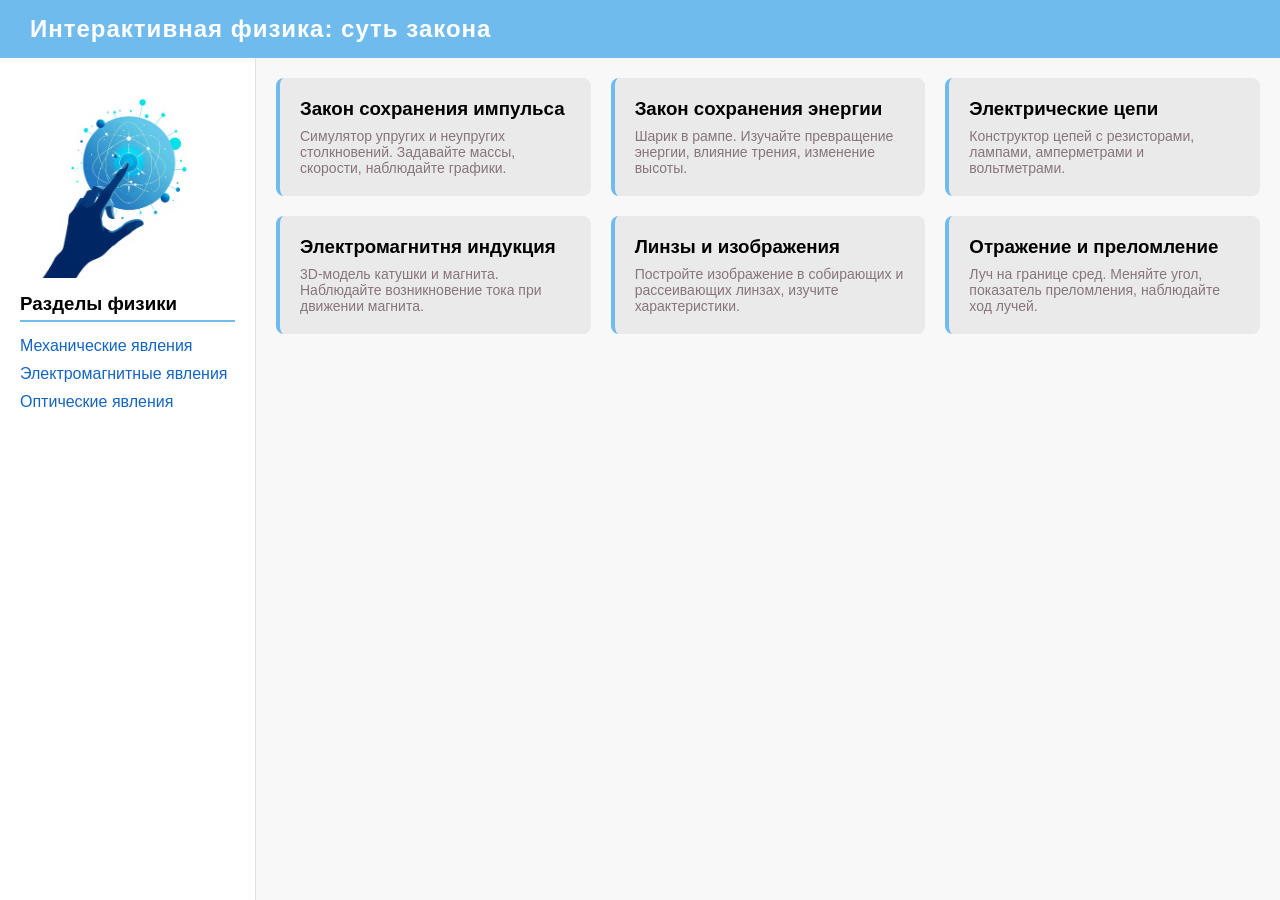
<file: index.html>
<!DOCTYPE html>
<html lang="ru">

<head>
    <meta charset="UTF-8">
    <meta name="viewport" content="width=device-width, initial-scale=1.0, maximum-scale=5.0, user-scalable=yes">
    <meta http-equiv="X-UA-Compatible" content="IE=edge">
    <meta name="format-detection" content="telephone=no">
    <title>Интерактивная физика: суть закона</title>
    <link rel="stylesheet" href="static/styles/style.css">
</head>

<body>
    <header>
        <div class="logo">Интерактивная физика: суть закона</div>
    </header>

    <div class="container">
        <aside class="sidebar">
            <div>
                <img src="static/images/логотип.jpg"
                    alt="Картинка интерактивная физика">
            </div>

            <h3>Разделы физики</h3>
            <ul>
                <li><a href="page.html">Механические явления</a></li>
                <li><a href="page2.html">Электромагнитные явления</a></li>
                <li><a href="page3.html">Оптические явления</a></li>
            </ul>
        </aside>

        <main class="content">
            <div class="blocks-container">
                <div class="block">
                    <a href="IntImp.html">
                        <h3>Закон сохранения импульса</h3>
                        <p>Симулятор упругих и неупругих столкновений. Задавайте массы, скорости, наблюдайте графики.
                        </p>
                    </a>
                </div>

                <div class="block">
                    <a href="IntEng.html">
                        <h3>Закон сохранения энергии</h3>
                        <p>Шарик в рампе. Изучайте превращение энергии, влияние трения, изменение высоты.</p>
                    </a>
                </div>

                <div class="block">
                    <a href="IntIUR.html">
                        <h3>Электрические цепи</h3>
                        <p>Конструктор цепей с резисторами, лампами, амперметрами и вольтметрами.</p>
                    </a>
                </div>

                <div class="block">
                    <a href="IntInd.html">
                        <h3>Электромагнитня индукция</h3>
                        <p>3D-модель катушки и магнита. Наблюдайте возникновение тока при движении магнита.</p>
                    </a>
                </div>

                <div class="block">
                    <a href="IntLinz.html">
                        <h3>Линзы и изображения</h3>
                        <p>Постройте изображение в собирающих и рассеивающих линзах, изучите характеристики.</p>
                    </a>
                </div>

                <div class="block">
                    <a href="IntOtr.html">
                        <h3>Отражение и преломление</h3>
                        <p>Луч на границе сред. Меняйте угол, показатель преломления, наблюдайте ход лучей.</p>
                    </a>
                </div>

                <div class="block" style="visibility: hidden;"></div>
            </div>
        </main>
    </div>

</body>

</html>
</file>
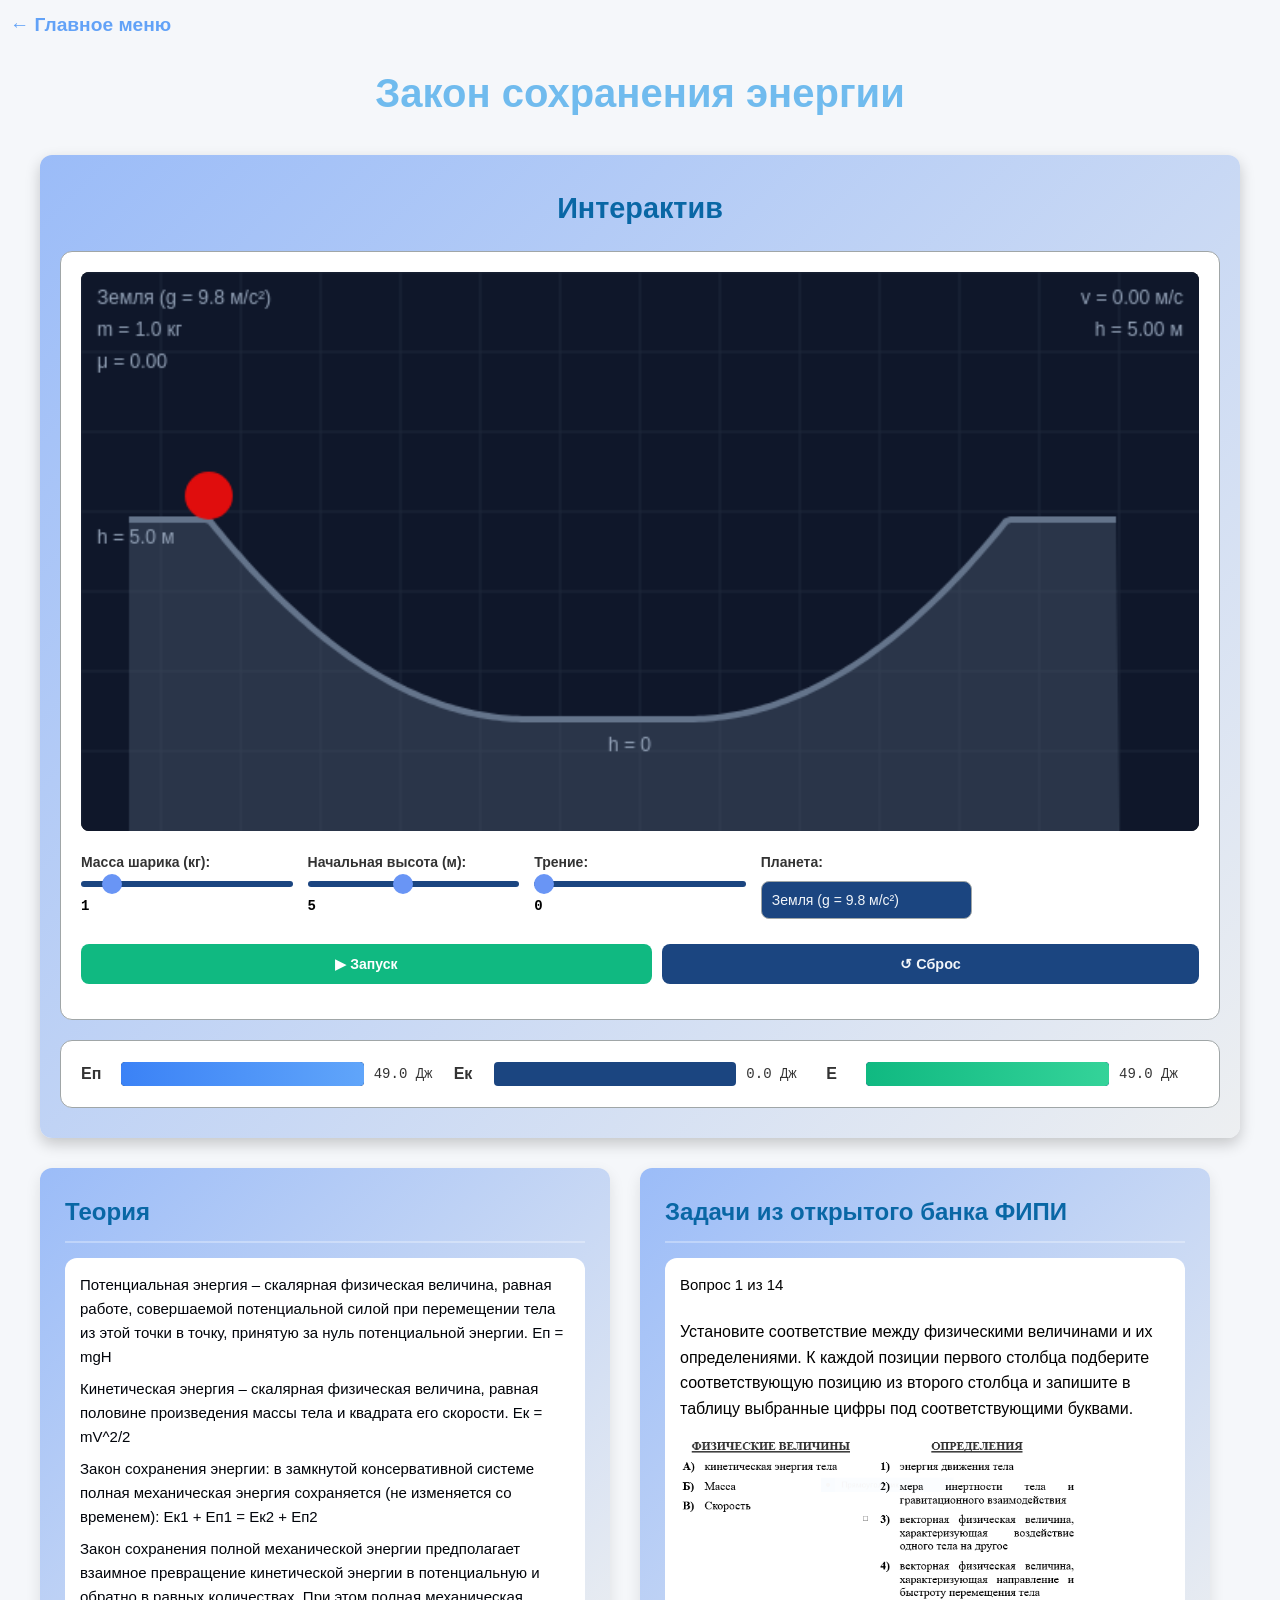
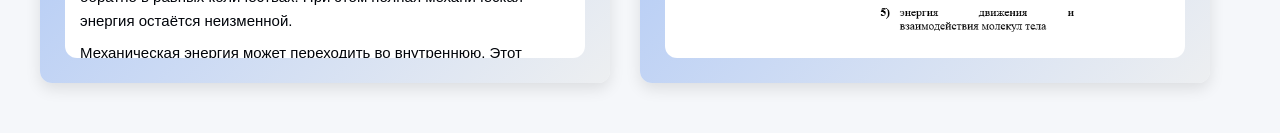
<file: IntEng.html>
<!DOCTYPE html>
<html lang="ru">

<head>
    <meta charset="UTF-8">
    <meta name="viewport" content="width=device-width, initial-scale=1.0">
    <title>Контейнеры: верхний и два нижних</title>
    <link rel="stylesheet" href="static/styles/stINT.css">
</head>

<body>
    <div class="meny">
        <a href="index.html">
            <h2>← Главное меню</h2>
        </a>
    </div>

    <h1>Закон сохранения энергии</h1>

    <div class="container-wrapper">
        <div class="top-container">
            <h2>Интерактив</h2>
            <div class="sim-layout">
                <div class="sim-main">
                    <div class="simulation-container">
                        <canvas id="energy-canvas" width="700" height="350"></canvas>
                        <div class="sim-controls">
                            <div class="control-group">
                                <label>Масса шарика (кг):</label>
                                <input type="range" id="ball-mass" min="0.5" max="5" value="1" step="0.5">
                                <span id="ball-mass-val">1</span>
                            </div>
                            <div class="control-group">
                                <label>Начальная высота (м):</label>
                                <input type="range" id="ball-height" min="1" max="10" value="5" step="0.5">
                                <span id="ball-height-val">5</span>
                            </div>
                            <div class="control-group">
                                <label>Трение:</label>
                                <input type="range" id="friction" min="0" max="0.5" value="0" step="0.05">
                                <span id="friction-val">0</span>
                            </div>
                            <div class="control-group">
                                <label>Планета:</label>
                                <select id="planet">
                                    <option value="9.8">Земля (g = 9.8 м/с²)</option>
                                    <option value="1.6">Луна (g = 1.6 м/с²)</option>
                                    <option value="3.7">Марс (g = 3.7 м/с²)</option>
                                </select>
                            </div>
                            <div class="sim-buttons">
                                <button class="btn-start" onclick="startEnergy()">▶ Запуск</button>
                                <button class="btn-reset" onclick="resetEnergy()">↺ Сброс</button>
                            </div>
                        </div>
                    </div>
                    <div class="energy-bars">
                        <div class="energy-bar-container">
                            <div class="energy-bar-label">Еп</div>
                            <div class="energy-bar potential">
                                <div class="energy-bar-fill" id="ep-bar"></div>
                            </div>
                            <span id="ep-value">0 Дж</span>
                        </div>
                        <div class="energy-bar-container">
                            <div class="energy-bar-label">Ек</div>
                            <div class="energy-bar kinetic">
                                <div class="energy-bar-fill" id="ek-bar"></div>
                            </div>
                            <span id="ek-value">0 Дж</span>
                        </div>
                        <div class="energy-bar-container">
                            <div class="energy-bar-label">Е</div>
                            <div class="energy-bar total">
                                <div class="energy-bar-fill" id="e-bar"></div>
                            </div>
                            <span id="e-value">0 Дж</span>
                        </div>
                    </div>
                </div>
            </div>
        </div>

        <div class="bottom-row">
            <div class="bottom-container left-container">
                <h3>Теория</h3>
                <div class="teoryContainer">
                    <p>Потенциальная энергия – скалярная физическая величина, равная работе, совершаемой потенциальной
                        силой
                        при перемещении тела из этой точки в точку, принятую за нуль потенциальной энергии. Еп = mgH</p>
                    <p>Кинетическая энергия – скалярная физическая величина, равная половине произведения массы тела и
                        квадрата его скорости. Ек = mV^2/2</p>
                    <p>Закон сохранения энергии: в замкнутой консервативной системе полная механическая энергия
                        сохраняется
                        (не изменяется со временем): Ек1 + Еп1 = Ек2 + Еп2</p>
                    <p>Закон сохранения полной механической энергии предполагает взаимное превращение кинетической
                        энергии в
                        потенциальную и обратно в равных количествах. При этом полная механическая энергия остаётся
                        неизменной.</p>
                    <p>Механическая энергия может переходить во внутреннюю. Этот процесс происходит путём совершения
                        механической работы над телом.</p>
                </div>
            </div>
            <div class="bottom-container right-container">
                <h3>Задачи из открытого банка ФИПИ</h3>
                <div id="taskContainer">

                    <script>
                        const tasks = [
                            { q: "Установите соответствие между физическими величинами и их определениями. К каждой позиции первого столбца подберите соответствующую позицию из второго столбца и запишите в таблицу выбранные цифры под соответствующими буквами.", a: "124", img: 'static/images/задача_1eng.PNG' },
                            { q: "Тело брошено вертикально вверх. На рисунке показан график зависимости кинетической энергии тела от его высоты над точкой броска. Чему равна потенциальная энергия тела на высоте 2 м относительно точки броска? Сопротивлением воздуха пренебречь. Потенциальную энергию тела в точке броска считать равной нулю. ", a: "3", img: 'static/images/задача_2eng.jpg' },
                            { q: "Во сколько раз уменьшилась кинетическая энергия движущегося тела, если его скорость уменьшилась в 4 раза? ", a: "16" },
                            { q: "Камень массой 1 кг, брошенный вертикально вверх, достиг максимальной высоты – 20 м. Чему равна кинетическая энергия камня в момент броска? Сопротивлением воздуха пренебречь. ", a: "200" },
                            { q: "Камень массой 2 кг бросили вертикально вверх с поверхности Земли. В момент броска его кинетическая энергия была равна 400 Дж. Какую потенциальную энергию относительно поверхности Земли будет иметь камень в верхней точке траектории полёта? Сопротивлением воздуха пренебречь. ", a: "400" },
                            { q: "Два шара с разными массами подняты на разную высоту (см. рисунок) относительно поверхности стола. Потенциальная энергия тела 1 равна 300 Дж. Определите потенциальную энергию тела 2. Считать, что потенциальная энергия отсчитывается от уровня крышки стола.", a: "300", img: 'static/images/задача_3eng.png' },
                            { q: "<span style='display:block'>Прочитайте текст и вставьте на места пропусков слова из приведённого списка.</span> Камень, подброшенный вверх из точки 1, совершает падение в тормозящей его движение атмосфере. Траектория движения камня изображена на рисунке. В положении 1 кинетическая энергия камня (А)__________ его кинетической энергии в положении 3. Потенциальная энергия в положении 1 (Б)__________ потенциальной энергии в положении 3.  На участке 1-2 сила трения совершает (В)__________ работу. При этом внутренняя энергия камня в процессе движения (Г)__________.  <span style='display:block'>Список слов и словосочетаний:</span>  <span style='display:block'> 1) равна</span>  <span style='display:block'> 2) больше</span>  <span style='display:block'> 3) меньше</span>  <span style='display:block'>4) положительный</span>  <span style='display:block'> 5) отрицательный</span>  <span style='display:block'> 6) увеличивается</span>  <span style='display:block'> 7) уменьшается</span>  <span style='display:block'> 8) не изменяется</span> Запишите в таблицу выбранные цифры под соответствующими буквами.", a: "2156", img: 'static/images/задача_4eng.png' },
                            { q: "Мяч, катящийся по горизонтальному ровному футбольному полю, останавливается из-за трения. Как при этом изменяются полная механическая энергия и внутренняя энергия мяча?<span style='display:block'>Для каждой величины определите соответствующий характер изменения:</span> <span style='display:block'> 1) увеличивается</span> <span style='display:block'>2) уменьшается</span> <span style='display:block'>3) не изменяется</span> Запишите в таблицу выбранные цифры для каждой физической величины.Цифры в ответе могут повторяться", a: "21", img: 'static/images/задача_8eng.PNG' },
                            { q: "Футбольный мяч, катящийся по ровному горизонтальному участку земли, останавливается из-за трения. Как при этом изменяются кинетическая и потенциальная энергия мяча?<span style='display:block'>Для каждой величины определите соответствующий характер изменения:</span> <span style='display:block'> 1) увеличивается</span> <span style='display:block'>2) уменьшается</span> <span style='display:block'>3) не изменяется</span> Запишите в таблицу выбранные цифры для каждой физической величины.Цифры в ответе могут повторяться", a: "23", img: 'static/images/задача_9eng.PNG' },
                            { q: "С крыши дома вертикально вниз бросают камень. Как изменяются потенциальная энергия и кинетическая энергия камня при его движении вниз? Сопротивление воздуха пренебрежимо мало.<span style='display:block'>Для каждой величины определите соответствующий характер изменения:</span> <span style='display:block'> 1) увеличивается</span> <span style='display:block'>2) уменьшается</span> <span style='display:block'>3) не изменяется</span> Запишите в таблицу выбранные цифры для каждой физической величины.Цифры в ответе могут повторяться", a: "21", img: 'static/images/задача_10eng.PNG' },
                            { q: "Тело массой 200 г брошено вертикально вверх с начальной скоростью 20 м/с. На какой высоте относительно точки бросания кинетическая энергия тела будет равна 20 Дж? Сопротивлением воздуха пренебречь. ", a: "10" },
                            { q: "При вертикальном броске телу сообщили кинетическую энергию 50 Дж. Чему равна масса этого тела, если максимальная высота его подъёма равна 10 м? Сопротивлением воздуха пренебречь. ", a: "0,5" },
                            { q: "Шар массой 4 кг, движущийся по горизонтальной поверхности с некоторой скоростью, соударяется с неподвижным шаром такой же массы, после чего шары движутся как одно целое. Определите, во сколько раз изменилась кинетическая энергия системы шаров в результате соударения. ", a: "2" },
                            { q: "С какой скоростью нужно бросить вертикально вниз с высоты 1,25 м шарик, чтобы после удара о горизонтальную поверхность он поднялся на высоту, в 3 раза бόльшую начальной, если в процессе удара теряется 40 % механической энергии шарика? Сопротивлением воздуха пренебречь. ", a: "10" }
                        ];

                        let current = 0;

                        function showTask() {
                            const task = tasks[current];
                            const container = document.getElementById('taskContainer');

                            let html = `
            <h3 style="color: black; ">Вопрос ${current + 1} из ${tasks.length}</h3>
            <p style = "color: black;">${task.q}</p>
        `;

                            if (task.img) {
                                html += `<img src="${task.img}" width="400"  style="margin:15px 0;"><br>`;
                            }

                            html += `
            <input type="text" id="userAnswer" placeholder="Ответ">
            <button onclick="check()">Проверить</button>
            <div id="result" style="margin-top:10px;"></div>
        `;

                            container.innerHTML = html;
                        }

                        function check() {
                            const answer = document.getElementById('userAnswer').value.toLowerCase().trim();
                            const result = document.getElementById('result');

                            if (answer === tasks[current].a.toLowerCase()) {
                                result.innerHTML = "<span style='color:green'>Верно!</span>";
                                setTimeout(() => {
                                    current++;
                                    if (current < tasks.length) {
                                        showTask();
                                    } else {
                                        document.getElementById('taskContainer').innerHTML =
                                            "<h2>Тест завершен!</h2>";
                                    }
                                }, 1000);
                            } else {
                                result.innerHTML = "<span style='color:red'> Неверно, попробуйте еще раз</span>";
                            }
                        }

                        // Запускаем
                        showTask();
                    </script>
                </div>
            </div>
        </div>
    </div>
    <script src="static/styles/IntEng.js"></script>
</body>

</html>
</file>
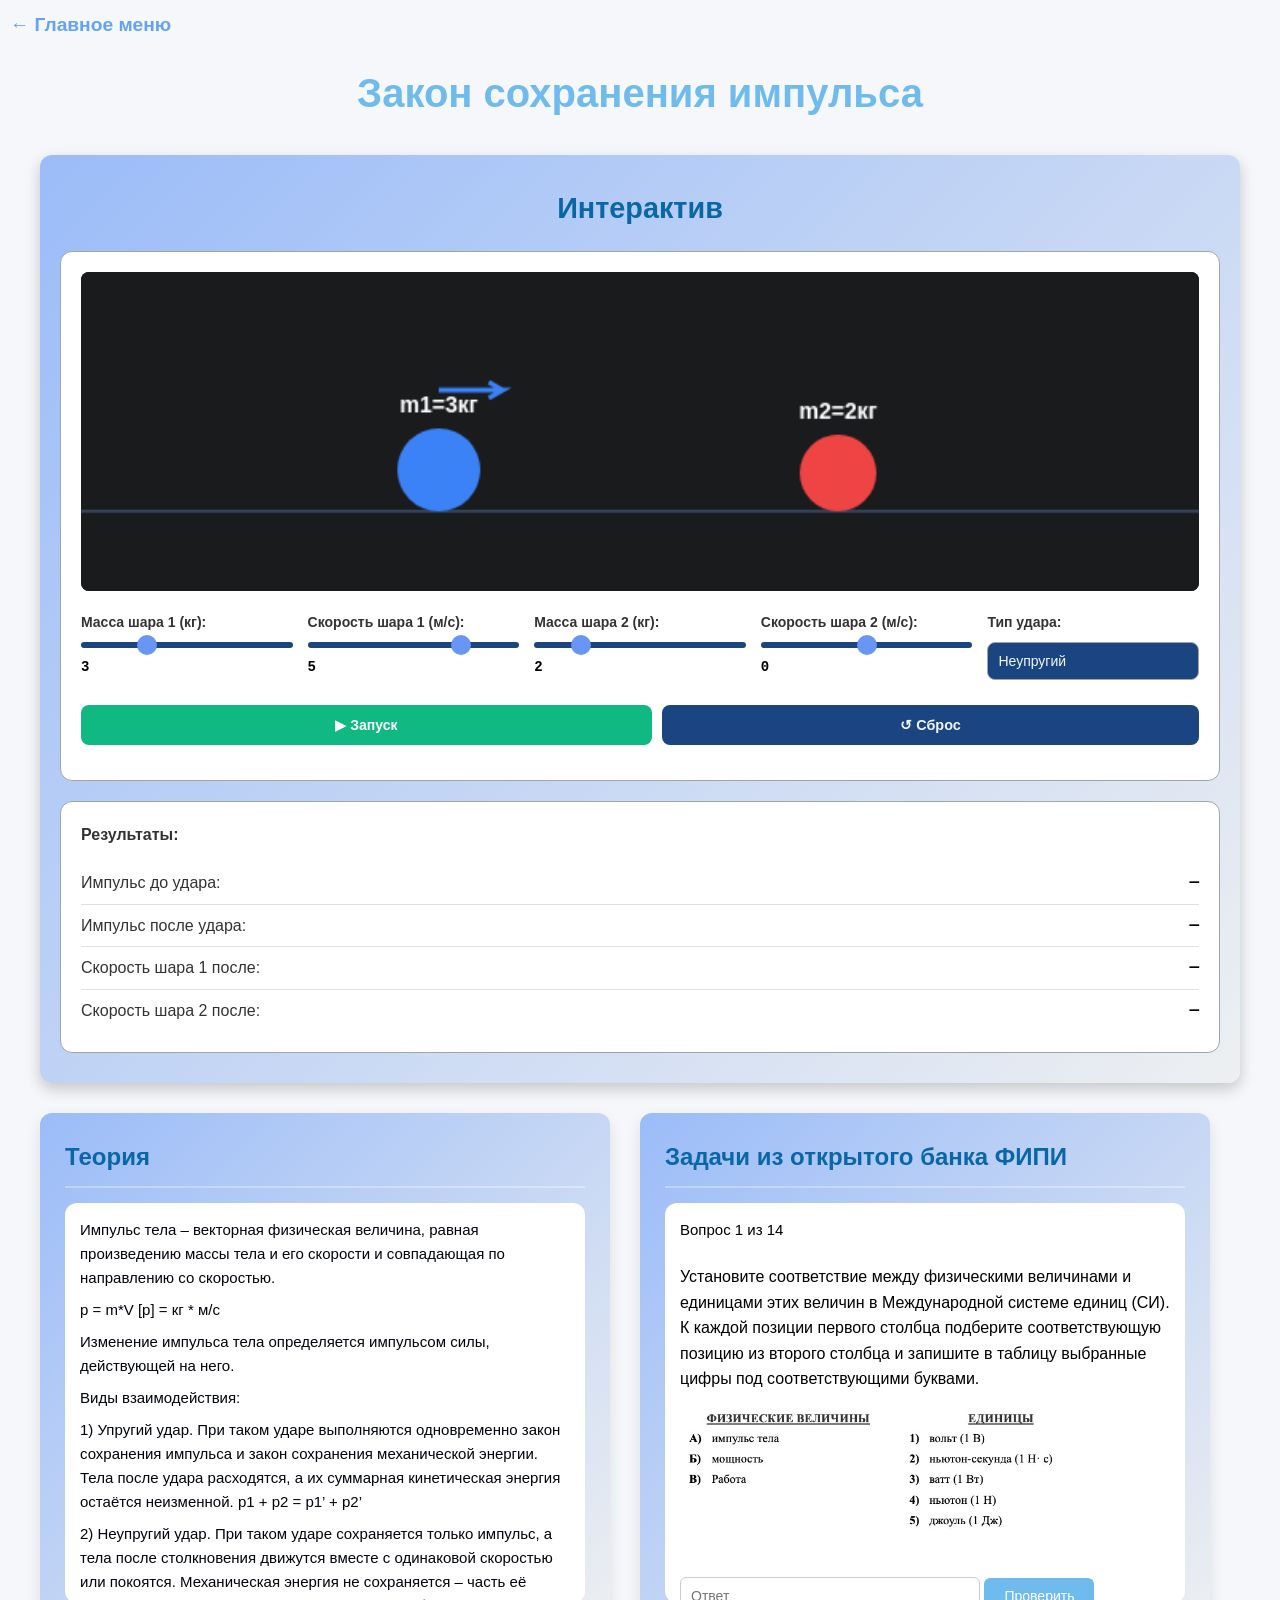
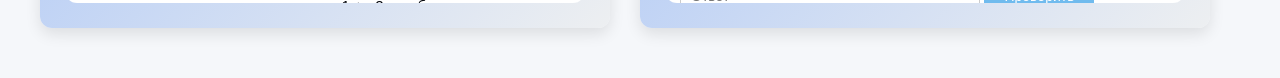
<file: IntImp.html>
<!DOCTYPE html>
<html lang="ru">

<head>
    <meta charset="UTF-8">
    <meta name="viewport" content="width=device-width, initial-scale=1.0">
    <title>Контейнеры: верхний и два нижних</title>
    <link rel="stylesheet" href="static/styles/stINT.css">
    <script src="static/styles/IntImp.js"></script>
</head>

<body>
    <div class="meny">
        <a href="index.html">
            <h2>← Главное меню</h2>
        </a>
    </div>

    <h1>Закон сохранения импульса</h1>

    <div class="container-wrapper">
        <div class="top-container">
            <h2>Интерактив</h2>
            <div class="sim-layout">
                <div class="sim-main">
                    <div class="simulation-container">
                        <canvas id="momentum-canvas" width="700" height="200"></canvas>
                        <div class="sim-controls">
                            <div class="control-group">
                                <label>Масса шара 1 (кг):</label>
                                <input type="range" id="m1" min="0.1" max="10" value="3" step="0.1">
                                <span id="m1-val">3</span>
                            </div>
                            <div class="control-group">
                                <label>Скорость шара 1 (м/с):</label>
                                <input type="range" id="v1" min="-10" max="10" value="5" step="0.5">
                                <span id="v1-val">5</span>
                            </div>
                            <div class="control-group">
                                <label>Масса шара 2 (кг):</label>
                                <input type="range" id="m2" min="0.1" max="10" value="2" step="0.1">
                                <span id="m2-val">2</span>
                            </div>
                            <div class="control-group">
                                <label>Скорость шара 2 (м/с):</label>
                                <input type="range" id="v2" min="-10" max="10" value="0" step="0.5">
                                <span id="v2-val">0</span>
                            </div>
                            <div class="control-group">
                                <label>Тип удара:</label>
                                <select id="collision-type">
                                    <option value="inelastic">Неупругий</option>
                                    <option value="elastic">Упругий</option>
                                </select>
                            </div>
                            <div class="sim-buttons">
                                <button class="btn-start" onclick="startMomentum()">▶ Запуск</button>
                                <button class="btn-reset" onclick="resetMomentum()">↺ Сброс</button>
                            </div>
                        </div>
                    </div>

                    <div class="results-panel" id="momentum-results">
                        <h4>Результаты:</h4>
                        <div class="result-row">
                            <span>Импульс до удара:</span>
                            <span id="p-before">—</span>
                        </div>
                        <div class="result-row">
                            <span>Импульс после удара:</span>
                            <span id="p-after">—</span>
                        </div>
                        <div class="result-row">
                            <span>Скорость шара 1 после:</span>
                            <span id="v1-after">—</span>
                        </div>
                        <div class="result-row">
                            <span>Скорость шара 2 после:</span>
                            <span id="v2-after">—</span>
                        </div>
                    </div>
                </div>
            </div>
        </div>

        <div class="bottom-row">
            <div class="bottom-container left-container">
                <h3>Теория</h3>
                <div class="teoryContainer">
                    <p>Импульс тела – векторная физическая величина, равная произведению массы тела и его скорости и
                        совпадающая по направлению со скоростью.</p>
                    <p>p = m*V [p] = кг * м/с</p>
                    <p>Изменение импульса тела определяется импульсом силы, действующей на него.</p>
                    <p>Виды взаимодействия:</p>
                    <p>1) Упругий удар. При таком ударе выполняются одновременно закон сохранения импульса и закон
                        сохранения механической энергии. Тела после удара расходятся, а их суммарная кинетическая
                        энергия
                        остаётся неизменной. p1 + p2 = p1’ + p2’</p>
                    <p>2) Неупругий удар. При таком ударе сохраняется только импульс, а тела после столкновения движутся
                        вместе с одинаковой скоростью или покоятся. Механическая энергия не сохраняется – часть её
                        переходит
                        во внутреннюю энергию. p1 + p2 = pобщ</p>
                    <p>Закон сохранения импульса: в инерциальной системе отсчёта суммарный импульс замкнутой системы тел
                        остаётся постоянным при любых взаимодействиях тел системы между собой.
                    </p>
                </div>
            </div>
            <div class="bottom-container right-container">
                <h3>Задачи из открытого банка ФИПИ</h3>
                <div id="taskContainer">

                    <script>
                        const tasks = [
                            { q: "Установите соответствие между физическими величинами и единицами этих величин в Международной системе единиц (СИ). К каждой позиции первого столбца подберите соответствующую позицию из второго столбца и запишите в таблицу выбранные цифры под соответствующими буквами. ", a: "235", img: 'static/images/photo_1zdimp.jpg' },
                            { q: "На рисунке представлен график зависимости скорости тела от времени. Во сколько раз увеличится модуль импульса тела за первые 4 с?", a: "5", img: 'static/images/задача_2.jpg' },
                            { q: "Движущийся со скоростью 3 м/с шар массой 2 кг соударяется с неподвижным шаром массой 1 кг. После удара шары движутся как единое целое. Чему равна скорость движения шаров после соударения? ", a: "2" },
                            { q: "Движущийся шар массой 2 кг соударяется с неподвижным шаром массой 1 кг. После удара шары движутся как единое целое со скоростью 2 м/с. Чему была равна скорость первого шара до соударения? ", a: "3" },
                            { q: "<span style='display:block'>Прочитайте текст и вставьте на места пропусков слова (словосочетания) из приведённого списка.</span> K воронке через резиновую трубку подсоединили изогнутую Г-образную стеклянную трубку (см. рисунок). После того как в воронку наливают воду, она начинает выливаться из стеклянной трубки. При этом в соответствии с законом (А)__________ резиновая трубка отклоняется (Б)__________ движения струи выливающейся из трубки воды. Такое движение в физике называется (В)__________ движением. Примером такого движения в технике является (Г)__________.<span style='display:block'> Список слов и словосочетаний:</span> <span style='display:block'>1) всемирного тяготения </span>  <span style='display:block'>2) сохранения импульса </span> <span style='display:block'>3) равноускоренное </span> <span style='display:block'>4) реактивное </span> <span style='display:block'>5) грузовые автомобили</span> <span style='display:block'> 6) запуск космической ракеты</span> <span style='display:block'> 7) по направлению</span> <span style='display:block'> 8) противоположно направлению</span> Запишите в таблицу выбранные цифры под соответствующими буквами.</span>", a: "2846", img: 'static/images/задача_5imp.jpg' },
                            { q: "Движущийся шар массой 3 кг соударяется с неподвижным шаром массой 2 кг. Определите первоначальную скорость движущегося шара, если после соударения шары стали двигаться как единое целое со скоростью 6 м/с. ", a: "10" },
                            { q: "Шар массой 3 кг, движущийся со скоростью 10 м/с, соударяется с неподвижным шаром массой 2 кг. Определите скорость шаров после удара, если они стали двигаться как единое целое", a: "6" },
                            { q: "Тело массой 800 г движется в горизонтальном направлении со скоростью 4 м/с и сталкивается с телом массой 400 г, движущимся по той же прямой ему навстречу со скоростью 2 м/с. Определите скорость тел после удара, если они стали двигаться как единое целое. ", a: "2" },
                            { q: "Снаряд, движущийся горизонтально, разорвался на два равных осколка по 1 кг каждый. Один осколок продолжил двигаться относительно Земли в прежнем направлении со скоростью 800 м/с, а другой полетел назад со скоростью 400 м/с. Какую скорость имел снаряд в момент разрыва? ", a: "200" },
                            { q: "Шар массой 2 кг, движущийся со скоростью 4 м/с догоняет шар массой 8 кг, движущийся по той же прямой со скоростью 2м/с. После столкновения шары движутся вместе. Определите, какое количество теплоты выделилось в результате соударения. ", a: "3,2" },
                            { q: "Шар массой 2 кг, движущийся со скоростью 4 м/с, соударяется с шаром массой 3 кг, движущимся ему навстречу по той же прямой со скоростью 4 м/с. После удара шары движутся как одно целое. Определите, какое количество теплоты выделилось в результате соударения. ", a: "21,6" },
                            { q: "Шар массой 5 кг, движущийся с некоторой скоростью, соударяется с неподвижным шаром, после чего шары движутся как одно целое. Определите массу второго шара, если при ударе потеряно 50 % кинетической энергии. ", a: "5" },
                            { q: "Два свинцовых шарика с массами m1 = 100 г и m2 = 200 г движутся навстречу друг другу со скоростями V1 = 4 м/с и V2 = 5 м/с. Какую кинетическую энергию будут иметь шарики после их абсолютно неупругого соударения? ", a: "0,6" },
                            { q: "Шар массой 4 кг, движущийся по горизонтальной поверхности с некоторой скоростью, соударяется с неподвижным шаром такой же массы, после чего шары движутся как одно целое. Определите, во сколько раз изменилась кинетическая энергия системы шаров в результате соударения. ", a: "2" }
                        ];

                        let current = 0;

                        function showTask() {
                            const task = tasks[current];
                            const container = document.getElementById('taskContainer');

                            let html = `
            <h3 style="color: black; ">Вопрос ${current + 1} из ${tasks.length}</h3>
            <p style = "color: black;">${task.q}</p>
        `;

                            if (task.img) {
                                html += `<img src="${task.img}" width=400"  style="margin:15px 0;"><br>`;
                            }

                            html += `
            <input type="text" id="userAnswer" placeholder="Ответ">
            <button onclick="check()">Проверить</button>
            <div id="result" style="margin-top:10px;"></div>
        `;

                            container.innerHTML = html;
                        }

                        function check() {
                            const answer = document.getElementById('userAnswer').value.toLowerCase().trim();
                            const result = document.getElementById('result');

                            if (answer === tasks[current].a.toLowerCase()) {
                                result.innerHTML = "<span style='color:green'>Верно!</span>";
                                setTimeout(() => {
                                    current++;
                                    if (current < tasks.length) {
                                        showTask();
                                    } else {
                                        document.getElementById('taskContainer').innerHTML =
                                            "<h2>Тест завершен!</h2>";
                                    }
                                }, 1000);
                            } else {
                                result.innerHTML = "<span style='color:red'> Неверно, попробуйте еще раз</span>";
                            }
                        }

                        showTask();
                    </script>
                </div>

            </div>
        </div>
</body>

</html>
</file>
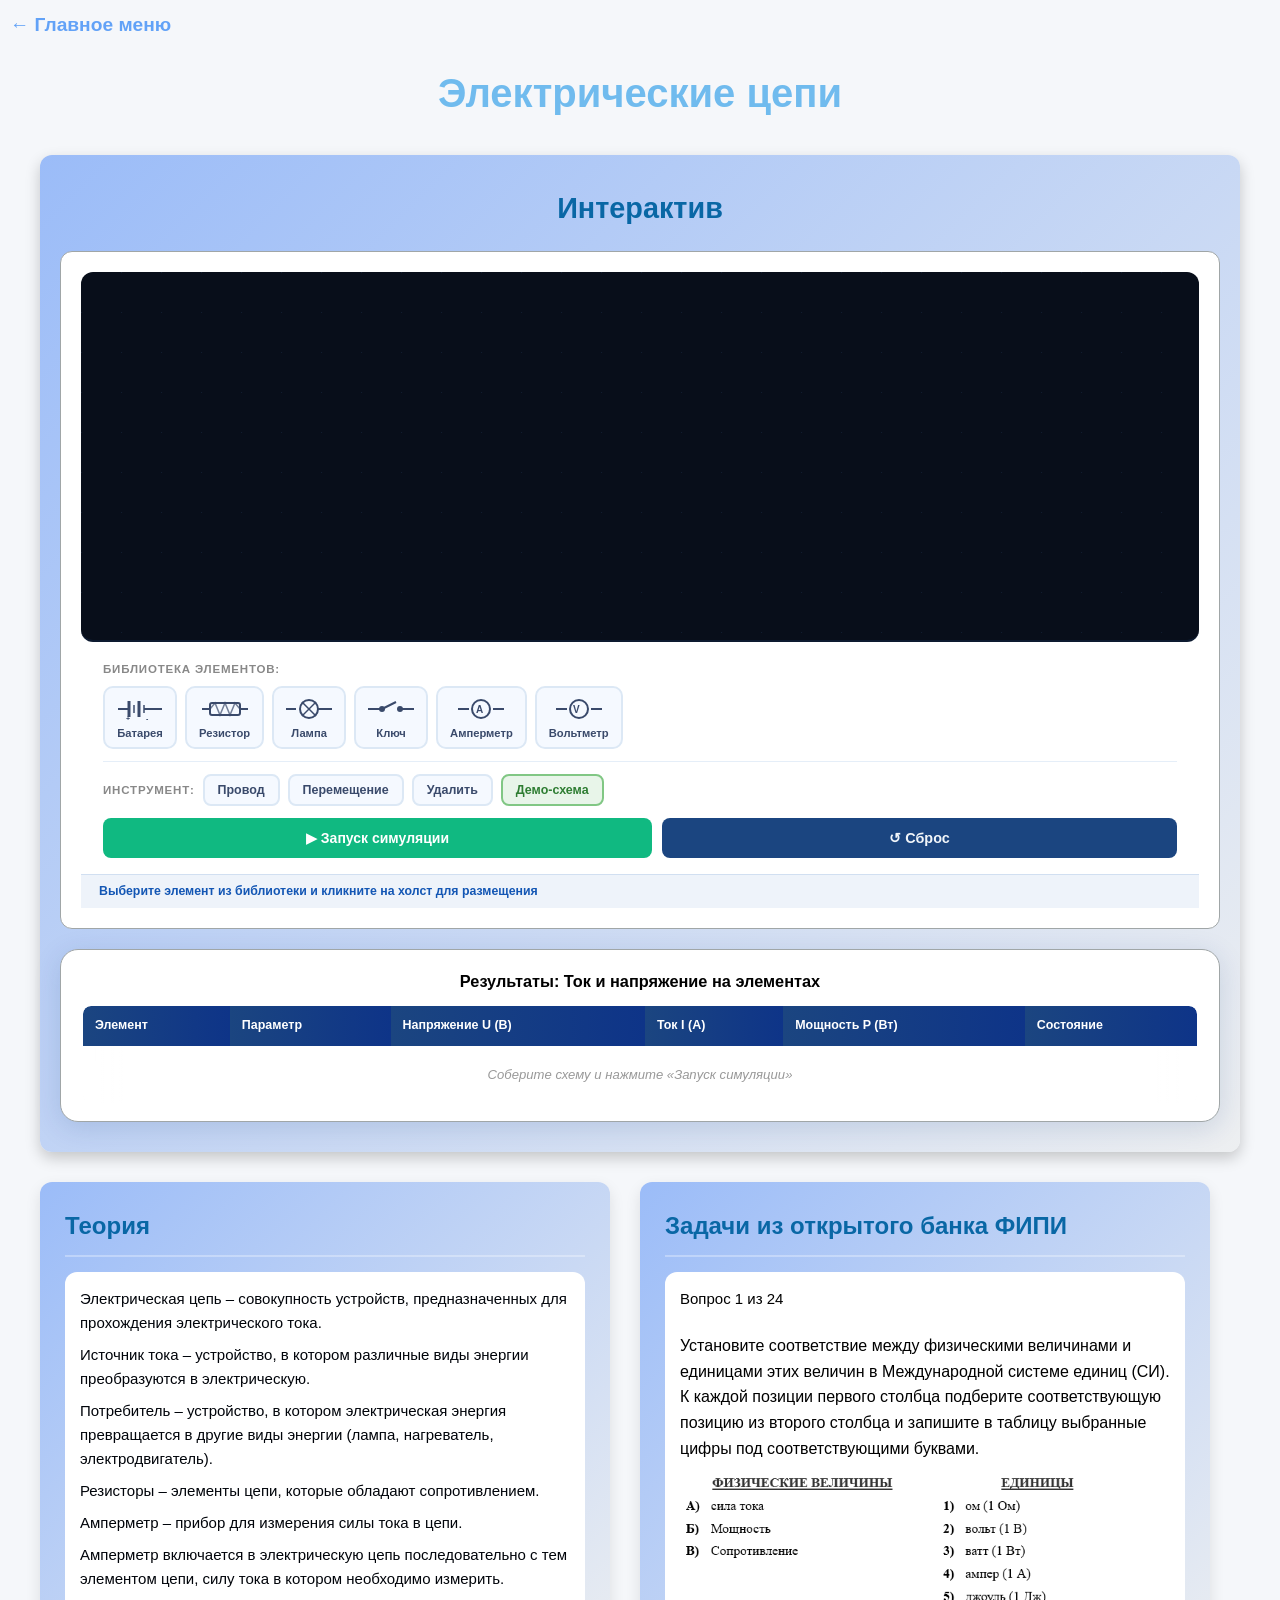
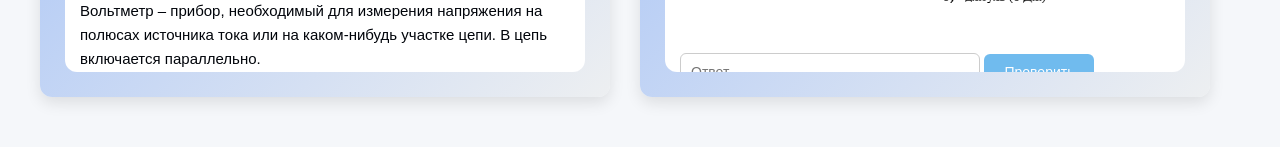
<file: IntIUR.html>
<!DOCTYPE html>
<html lang="ru">

<head>
    <meta charset="UTF-8">
    <meta name="viewport" content="width=device-width, initial-scale=1.0">
    <title>Контейнеры: верхний и два нижних</title>
    <link rel="stylesheet" href="static/styles/stINT.css">
</head>

<body>
    <div class="meny">
        <a href="index.html">
            <h2>← Главное меню</h2>
        </a>
    </div>

    <h1>Электрические цепи</h1>
    <div class="container-wrapper">
        <div class="top-container">
            <h2>Интерактив</h2>
            <div class="sim-layout">
                <div class="sim-main">
                    <div class="simulation-container">
                        <div class="canvas-wrap">
                            <svg id="csvg" xmlns="http://www.w3.org/2000/svg">
                                <defs>
                                    <pattern id="gdot" width="40" height="40" patternUnits="userSpaceOnUse">
                                        <circle cx="0" cy="0" r="1.1" fill="rgba(100,160,255,.12)" />
                                    </pattern>
                                </defs>
                                <rect width="100%" height="100%" fill="url(#gdot)" />
                                <g id="wires-layer"></g>
                                <g id="els-layer"></g>
                                <g id="wire-prev"></g>
                            </svg>
                        </div>

                        <div class="controls">
                            <div class="lib-label">Библиотека элементов:</div>
                            <div class="library">
                                <button class="elib-btn" data-type="battery">
                                    <svg width="46" height="26" viewBox="0 0 46 26">
                                        <line x1="1" y1="13" x2="12" y2="13" stroke="currentColor" stroke-width="2" />
                                        <line x1="12" y1="5" x2="12" y2="21" stroke="currentColor" stroke-width="3" />
                                        <line x1="17" y1="9" x2="17" y2="17" stroke="currentColor" stroke-width="1.5" />
                                        <line x1="22" y1="5" x2="22" y2="21" stroke="currentColor" stroke-width="3" />
                                        <line x1="27" y1="9" x2="27" y2="17" stroke="currentColor" stroke-width="1.5" />
                                        <line x1="27" y1="13" x2="45" y2="13" stroke="currentColor" stroke-width="2" />
                                        <text x="9" y="25" font-size="7" fill="currentColor">+</text>
                                        <text x="29" y="25" font-size="7" fill="currentColor">-</text>
                                    </svg>
                                    Батарея
                                </button>

                                <button class="elib-btn" data-type="resistor">
                                    <svg width="46" height="26" viewBox="0 0 46 26">
                                        <line x1="0" y1="13" x2="8" y2="13" stroke="currentColor" stroke-width="2" />
                                        <rect x="8" y="7" width="30" height="12" rx="2" fill="none"
                                            stroke="currentColor" stroke-width="2" />
                                        <polyline points="8,13 13,7 18,19 23,7 28,19 33,7 38,13" fill="none"
                                            stroke="currentColor" stroke-width="1.5" opacity=".7" />
                                        <line x1="38" y1="13" x2="46" y2="13" stroke="currentColor" stroke-width="2" />
                                    </svg>
                                    Резистор
                                </button>
                                
                                <button class="elib-btn" data-type="lamp">
                                    <svg width="46" height="26" viewBox="0 0 46 26">
                                        <line x1="0" y1="13" x2="10" y2="13" stroke="currentColor" stroke-width="2" />
                                        <circle cx="23" cy="13" r="9" fill="none" stroke="currentColor"
                                            stroke-width="2" />
                                        <line x1="16" y1="6" x2="30" y2="20" stroke="currentColor" stroke-width="1.5" />
                                        <line x1="30" y1="6" x2="16" y2="20" stroke="currentColor" stroke-width="1.5" />
                                        <line x1="32" y1="13" x2="46" y2="13" stroke="currentColor" stroke-width="2" />
                                    </svg>
                                    Лампа
                                </button>

                                <button class="elib-btn" data-type="switch">
                                    <svg width="46" height="26" viewBox="0 0 46 26">
                                        <line x1="0" y1="13" x2="14" y2="13" stroke="currentColor" stroke-width="2" />
                                        <circle cx="14" cy="13" r="3" fill="currentColor" />
                                        <line x1="14" y1="13" x2="28" y2="6" stroke="currentColor" stroke-width="2" />
                                        <circle cx="32" cy="13" r="3" fill="currentColor" />
                                        <line x1="32" y1="13" x2="46" y2="13" stroke="currentColor" stroke-width="2" />
                                    </svg>
                                    Ключ
                                </button>

                                <button class="elib-btn" data-type="ammeter">
                                    <svg width="46" height="26" viewBox="0 0 46 26">
                                        <line x1="0" y1="13" x2="11" y2="13" stroke="currentColor" stroke-width="2" />
                                        <circle cx="23" cy="13" r="9" fill="none" stroke="currentColor"
                                            stroke-width="2" />
                                        <text x="18" y="17" font-size="10" fill="currentColor"
                                            font-weight="bold">A</text>
                                        <line x1="35" y1="13" x2="46" y2="13" stroke="currentColor" stroke-width="2" />
                                    </svg>
                                    Амперметр
                                </button>

                                <button class="elib-btn" data-type="voltmeter">
                                    <svg width="46" height="26" viewBox="0 0 46 26">
                                        <line x1="0" y1="13" x2="11" y2="13" stroke="currentColor" stroke-width="2" />
                                        <circle cx="23" cy="13" r="9" fill="none" stroke="currentColor"
                                            stroke-width="2" />
                                        <text x="17" y="17" font-size="10" fill="currentColor"
                                            font-weight="bold">V</text>
                                        <line x1="35" y1="13" x2="46" y2="13" stroke="currentColor" stroke-width="2" />
                                    </svg>
                                    Вольтметр
                                </button>

                            </div>


                            <div class="tool-row">
                                <span class="lib-label" style="margin:0;">Инструмент:</span>
                                <button class="tbtn " data-tool="wire" id="t-wire"> Провод</button>
                                <button class="tbtn" data-tool="move" id="t-move"> Перемещение</button>
                                <button class="tbtn" data-tool="delete" id="t-del"> Удалить</button>
                                <button class="tbtn demo-btn" id="btn-demo"> Демо-схема</button>
                            </div>


                            <div class="params-row" id="params-row" style="display:none">

                                <div class="pg" id="pg-R" style="display:none">
                                    <label>Сопротивление (Ом):</label>
                                    <input type="range" id="sl-R" min="1" max="500" step="1" value="100">
                                    <div class="pv" id="pv-R">100 Ом</div>
                                </div>

                                <div class="pg" id="pg-V" style="display:none">
                                    <label>ЭДС источника (В):</label>
                                    <input type="range" id="sl-V" min="1" max="24" step=".5" value="9">
                                    <div class="pv" id="pv-V">9 В</div>
                                </div>

                                <div class="pg" id="pg-sw" style="display:none">
                                    <label>Состояние ключа:</label>
                                    <button class="sw-btn" id="sw-toggle"> Замкнут</button>
                                </div>

                                <div class="pg" id="pg-name" style="display:none">
                                    <label>Выбранный элемент:</label>
                                    <div class="pv" id="pv-name" style="color:#3a4a6b;font-size:.9rem">—</div>
                                </div>

                            </div>


                            <div class="act-row">
                                <button class="btn-start" id="btn-sim">▶ Запуск симуляции</button>
                                <button class="btn-reset" id="btn-reset">↺ Сброс</button>
                            </div>

                        </div>

                        <div class="sbar" id="sbar">
                            Выберите элемент из библиотеки и кликните на холст для размещения
                        </div>
                    </div>
                    
                    <div class="res-card">
                        <h2>Результаты: Ток и напряжение на элементах</h2>
                        <div class="table-scroll">
                            <table>
                                <thead>
                                    <tr>
                                        <th>Элемент</th>
                                        <th>Параметр</th>
                                        <th>Напряжение U (В)</th>
                                        <th>Ток I (А)</th>
                                        <th>Мощность P (Вт)</th>
                                        <th>Состояние</th>
                                    </tr>
                                </thead>
                                <tbody id="rtbody">
                                    <tr>
                                        <td colspan="7" class="nodata">Соберите схему и нажмите «Запуск симуляции»</td>
                                    </tr>
                                </tbody>
                            </table>
                        </div>
                    </div>

                </div>
            </div>
        </div>

        <div class="bottom-row">
            <div class="bottom-container left-container">
                <h3>Теория</h3>
                <div class="teoryContainer">
                    <p>Электрическая цепь – совокупность устройств, предназначенных для прохождения электрического тока.
                    </p>
                    <p>Источник тока – устройство, в котором различные виды энергии преобразуются в электрическую.</p>
                    <p>Потребитель – устройство, в котором электрическая энергия превращается в другие виды энергии
                        (лампа,
                        нагреватель, электродвигатель).</p>
                    <p>Резисторы – элементы цепи, которые обладают сопротивлением.</p>
                    <p>Амперметр – прибор для измерения силы тока в цепи.</p>
                    <p>Амперметр включается в электрическую цепь последовательно с тем элементом цепи, силу тока в
                        котором
                        необходимо измерить.</p>
                    <p>Вольтметр – прибор, необходимый для измерения напряжения на полюсах источника тока или на
                        каком-нибудь участке цепи. В цепь включается параллельно. </p>
                    <p>Реостат – специальный прибор для регулирования силы тока в цепи.</p>
                    <p>Закон Ома для участка цепи: сила тока в участке цепи прямо пропорциональна напряжению на концах
                        этого
                        участка и обратно пропорциональна его сопротивлению. I = U/R</p>
                    <p>Последовательное соединение проводников – соединение проводников без разветвлений, когда конец
                        одного
                        проводника соединён с началом другого проводника. </p>
                    <p>При последовательном соединении проводников:</p>
                    <p>- Сила тока, протекающего через каждый проводник, одинакова. I1 = I2 = I3</p>
                    <p>- Общее напряжение в цепи равно сумме напряжений на отдельных участках цепи. U = U1 + U2</p>
                    <p>- Общее сопротивление цепи равно сумме сопротивлений отдельных участков цепи. R = R1 + R2</p>
                    <p>Параллельное соединение проводников – соединение, при котором проводники включаются в цепь
                        параллельно друг другу и цепь содержит разветвления. </p>
                    <p>При параллельном соединении проводников:</p>
                    <p>- Сила тока в неразветвлённой части цепи равна сумме силы токов в отдельных параллельно
                        соединённых
                        проводниках. I = I1 + I2</p>
                    <p>- Напряжение на участке цепи и на концах проводников соединённых параллельно одно и то же. U = U1
                        =
                        U2</p>
                    <p>- Величина, обратная сопротивлению всего участка цепи, равна сумме величин, обратных
                        сопротивлениям
                        каждого из параллельно соединённых проводников. 1/R = 1/R1 + 1/R2</p>
                </div>
            </div>
            <div class="bottom-container right-container">
                <h3>Задачи из открытого банка ФИПИ</h3>
                <div id="taskContainer">

                    <script>
                        const tasks = [
                            { q: "Установите соответствие между физическими величинами и единицами этих величин в Международной системе единиц (СИ). К каждой позиции первого столбца подберите соответствующую позицию из второго столбца и запишите в таблицу выбранные цифры под соответствующими буквами.", a: "431", img: 'static/images/задача1IUR.PNG' },
                            { q: "Установите соответствие между техническими устройствами и физическими закономерностями, лежащими в основе принципа их действия.К каждой позиции первого столбца подберите соответствующую позицию из второго столбца и запишите в таблицу выбранные цифры под соответствующими буквами.", a: "31", img: 'static/images/задача2IUR.PNG' },
                            { q: "Чему равны соответственно цена деления и предел измерения миллиамперметра (см. рисунок)?<span style='display:block'>1) 50 А; 2 А</span> <span style='display:block'>2) 2 мА; 50 мА</span> <span style='display:block'>3) 10 А; 50 А</span> <span style='display:block'>4) 50 мА; 10 мА </span>", a: "2", img: 'https://encrypted-tbn0.gstatic.com/images?q=tbn:ANd9GcTjON4FPmHUaRckIkBWMiwQO4MkfFkJUrFQ8A&s' },
                            { q: "Сопротивление реостата увеличили в 2 раза, а приложенное к нему напряжение уменьшили в 2 раза. Во сколько раз уменьшилась при этом сила электрического тока, протекающего через реостат?", a: "4" },
                            { q: "На рисунке изображён график зависимости силы тока I в проводнике от напряжения U на его концах. Чему равно сопротивление проводника?", a: "16", img: 'static/images/задача5IUR.jpg' },
                            { q: "<span style='display:block'>Прочитайте текст и вставьте на места пропусков слова (словосочетания) из приведённого списка.</span> Возьмём источник электрического тока (батарейку), две одинаковые лампы на подставке и соединительные провода. Подключим к батарейке сначала одну лампу так, чтобы она загорелась. Затем подсоединим вторую так, как показано на рисунке. При этом можно заметить, что накал первой лампы (А)__________. Это происходит, потому что при (Б)__________ соединении ламп их общее сопротивление(В)__________. И если напряжение на внешней цепи считать неизменным, то в каждой лампе (Г)__________ уменьшаетсяв 4 раза.Список слов и словосочетаний:<span style='display:block'>1) параллельное</span><span style='display:block'>2) последовательное</span><span style='display:block'>3) увеличивается</span><span style='display:block'>4) уменьшается</span><span style='display:block'>5) не изменяется</span><span style='display:block'>6) потребляемая мощность</span><span style='display:block'>7) сила электрического тока<span>Запишите в таблицу выбранные цифры под соответствующими буквами.", a: "4236", img: 'https://sverh-zadacha.ucoz.ru/ege/gia/fi_9_2025/04.jpg' },
                            { q: "<span style='display:block'>Прочитайте текст и вставьте на места пропусков слова (словосочетания) из приведённого списка.Возьмём источник электрического тока (батарейку), две одинаковые лампы на подставках, соединительные провода. Подключим сначала к батарейке одну лампу так, чтобы она загорелась. Затем подсоединим вторую так, как показано на рисунке. После подключения второй лампы можно заметить, что накал первой лампы (А)__________. При (Б)__________ соединении ламп их общее сопротивление (В)__________. Если напряжение на внешней цепи считать неизменным, то (Г)__________ увеличивается в 2 раза.<span style='display:block'>1) параллельное</span><span style='display:block'>2) последовательное</span><span style='display:block'>3) увеличивается</span><span style='display:block'>4) уменьшается</span><span style='display:block'>5) не изменяется</span><span style='display:block'>6) общая мощность, потребляемая лампами</span><span style='display:block'>7) сила тока, протекающего через каждую лампу</span>Запишите в таблицу выбранные цифры под соответствующими буквами.", a: "5146", img: 'https://encrypted-tbn1.gstatic.com/images?q=tbn:ANd9GcQJu_hyyihx4RPSWqSm2GISZO_LFVIqZ96s3975r_KWA3H0M_gA' },
                            { q: "Лампа сопротивлением 160 Ом включена в сеть, напряжение которой равно 120 В. Определите мощность, потребляемую лампой.", a: "90" },
                            { q: "В электрической цепи (см. рисунок) амперметр А1 показывает силу тока 1,5 А, амперметр А2 – силу тока 0,5 А.<span style='display:block'>Чему равна сила тока, протекающего через лампу?</span>", a: "1,5", img: 'https://oge.fipi.ru/docs/B24AFED7DE6AB5BC461219556CCA4F9B/questions/372FE29FD7F0A50B44B4C39FD7CE7D4B/xs3qstsrc372FE29FD7F0A50B44B4C39FD7CE7D4B_4_1737721794.jpg' },
                            { q: "Чему равно общее сопротивление участка цепи, изображённого на рисунке, если R1 = R2 = 2 Ом, R3 = R4 = 6 Ом?", a: "4", img: 'https://easy-exam.ru/static/main_page/image/tasks/1158.png' },
                            { q: "Для измерения силы тока, проходящего через лампу, и электрического напряжения на лампе ученик собрал электрическую цепь, представленную на рисунке.<span style='display:block'>Какие измерительные приборы включены в электрическую цепь правильно?</span><span style='display:block'>1) Только амперметр</span><span style='display:block'>2) Только вольтметр</span><span style='display:block'>3) И амперметр, и вольтметр включены правильно</span><span style='display:block'>4) И амперметр, и вольтметр включены неправильно</span>", a: "1", img: 'https://phys-oge.sdamgia.ru/get_file?id=6458' },
                            { q: "<span style='display:block'>Ученик собрал электрическую цепь, представленную на рисунке.</span><span style='display:block'>Какое утверждение верное?</span><span style='display:block'>1) При замыкании ключа амперметр покажет силу тока, протекающего через вольтметр.</span><span style='display:block'>2) При замыкании ключа вольтметр покажет электрическое напряжение на резисторе R2.</span><span style='display:block'>3) При замыкании ключа вольтметр покажет электрическое напряжение на реостате R.</span><span style='display:block'>4) При замыкании ключа амперметр покажет силу тока, протекающего через реостат R.</span>", a: "4", img: 'static/images/задача12IUR.jpg' },
                            { q: "На рисунке изображена электрическая цепь, состоящая из источника тока, резисторов 1–3 и ключа К. <span style='display:block'> Как изменятся сила тока в цепи и общее сопротивление цепи, если ключ К замкнуть?</span><span style='display:block'>Для каждой величины определите соответствующий характер изменения:</span><span style='display:block'>1) увеличится</span><span style='display:block'>2) уменьшится</span><span style='display:block'>3) не изменится</span>Запишите в таблицу выбранные цифры для каждой физической величины.Цифры в ответе могут повторяться.", a: "12", img:"static/images/задача 13IUR.PNG"},
                            { q: "Электрическая цепь состоит из источника тока, резистора 1 и реостата. Затем к резистору 1 присоединяют резистор 2 (см. рисунок). Как при этом изменяются сопротивление участка АВ и сила тока, проходящего через реостат?<span style='display:block'>Для каждой величины определите соответствующий характер изменения:</span><span style='display:block'>1) увеличится</span><span style='display:block'>2) уменьшится</span><span style='display:block'>3) не изменится</span>Запишите в таблицу выбранные цифры для каждой физической величины.Цифры в ответе могут повторяться.", a: "21",img:"static/images/задача14 IUR.PNG"},
                            { q: "На рисунке изображён участок электрической цепи, состоящий из резисторов сопротивлением R, подключённых к ним амперметров А1 и А2 и ключа К. Определите, как изменятся при замыкании ключа К общее сопротивление цепи и показания амперметра А2, если напряжение на участке AB остаётся неизменным.<span style='display:block'>Для каждой величины определите соответствующий характер изменения:</span><span style='display:block'>1) увеличится</span><span style='display:block'>2) уменьшится</span><span style='display:block'>3) не изменится</span>Запишите в таблицу выбранные цифры для каждой физической величины. Цифры в ответе могут повторяться.", a: "21", img: 'static/images/задание 15IUR.PNG' },
                            { q: "На рисунке показана схема электрической цепи. Чему равна сила тока, протекающего через резистор 2, если амперметр А1 показывает силу тока 6 А, а амперметр А2 — силу тока 10 А?", a: "4", img: 'static/images/задача 16IUR.jpg' },
                            { q: "Три проводника соединены, как показано на рисунке. Сопротивление проводников: R1 = 10 Ом, R2 = 5 Ом, R3 = 5 Ом. Каково напряжение на проводнике R1, если амперметр показывает силу тока 2 А?", a: "40", img: 'static/images/задача 17IUR.jpg' },
                            { q: "В электрическую сеть с напряжением 220 В включены шесть резисторов по схеме, изображённой на рисунке.<span style='display:block'>Определите мощность, потребляемую резистором R4.</span>", a: "363", img: 'static/images/задача18IUR.jpg' },
                            { q: "На рисунке представлена схема электрической цепи. Сопротивление R1 = 1 Ом, R2 = 0,5 Ом. Напряжение на участке АС равно 6 В.<span style='display:block'>Каково напряжение между точками В и С?</span>", a: "2", img: 'https://easy-exam.ru/static/main_page/image/tasks/1307.jpg' },
                            { q: "Резистор № 1 сопротивлением 25 Ом включён последовательно с резистором № 2 в сеть с напряжением 220 В. Чему равно сопротивление резистора № 2, если мощность, потребляемая резистором № 1, равна 400 Вт?", a: "30" },
                            { q: "Участок цепи содержит три лампы, каждая сопротивлением 240 Ом, соединённые параллельно. Лампы включены в сеть, напряжение которой 120 В. Определите мощность, потребляемую каждой из ламп.", a: "60" },
                            { q: "Три лампы мощностью Р1 = 50 Вт, Р2 = 50 Вт, Р3 = 25 Вт, рассчитанные на напряжение 110 В, соединены последовательно и подключены к источнику напряжением 220 В. Определите мощность, выделяющуюся на первой лампе.", a: "12,5" },
                            { q: "Две спирали электроплитки с одинаковым сопротивлением соединены последовательно и включены в сеть с напряжением 220 В. Чему равно сопротивление одной спирали плитки, если вода массой 1 кг закипела на этой плитке через 174 с? Начальная температура воды равна 20 °С, а КПД процесса равен 80%. (Полезной считается энергия, необходимая для нагревания воды.)", a: "10" },
                            { q: "Три одинаковых резистора включают в сеть постоянного напряжения сначала при параллельном соединении, а затем при последовательном. При параллельном подключении за 1 мин резисторы потребляют некоторое количество электрической энергии. За какое время (в секундах) проводники потребляют такую же энергию при последовательном подключении?", a: "540" }
                       
                        ];
                        let current = 0;

                        function showTask() {
                            const task = tasks[current];
                            const container = document.getElementById('taskContainer');

                            let html = `
            <h3 style="color: black; ">Вопрос ${current + 1} из ${tasks.length}</h3>
            <p style = "color: black;">${task.q}</p>
        `;

                            if (task.img) {
                                html += `<img src="${task.img}" width="400"  style="margin:15px 0;"><br>`;
                            }

                            html += `
            <input type="text" id="userAnswer" placeholder="Ответ">
            <button onclick="check()">Проверить</button>
            <div id="result" style="margin-top:10px;"></div>
        `;

                            container.innerHTML = html;
                        }

                        function check() {
                            const answer = document.getElementById('userAnswer').value.toLowerCase().trim();
                            const result = document.getElementById('result');

                            if (answer === tasks[current].a.toLowerCase()) {
                                result.innerHTML = "<span style='color:green'>Верно!</span>";
                                setTimeout(() => {
                                    current++;
                                    if (current < tasks.length) {
                                        showTask();
                                    } else {
                                        document.getElementById('taskContainer').innerHTML =
                                            "<h2>Тест завершен!</h2>";
                                    }
                                }, 1000);
                            } else {
                                result.innerHTML = "<span style='color:red'> Неверно, попробуйте еще раз</span>";
                            }
                        }

                        // Запускаем
                        showTask();
                    </script>
                </div>
            </div>
        </div>
    </div>
    <script src="static/styles/IntIUR.js"></script>
</body>

</html>
</file>
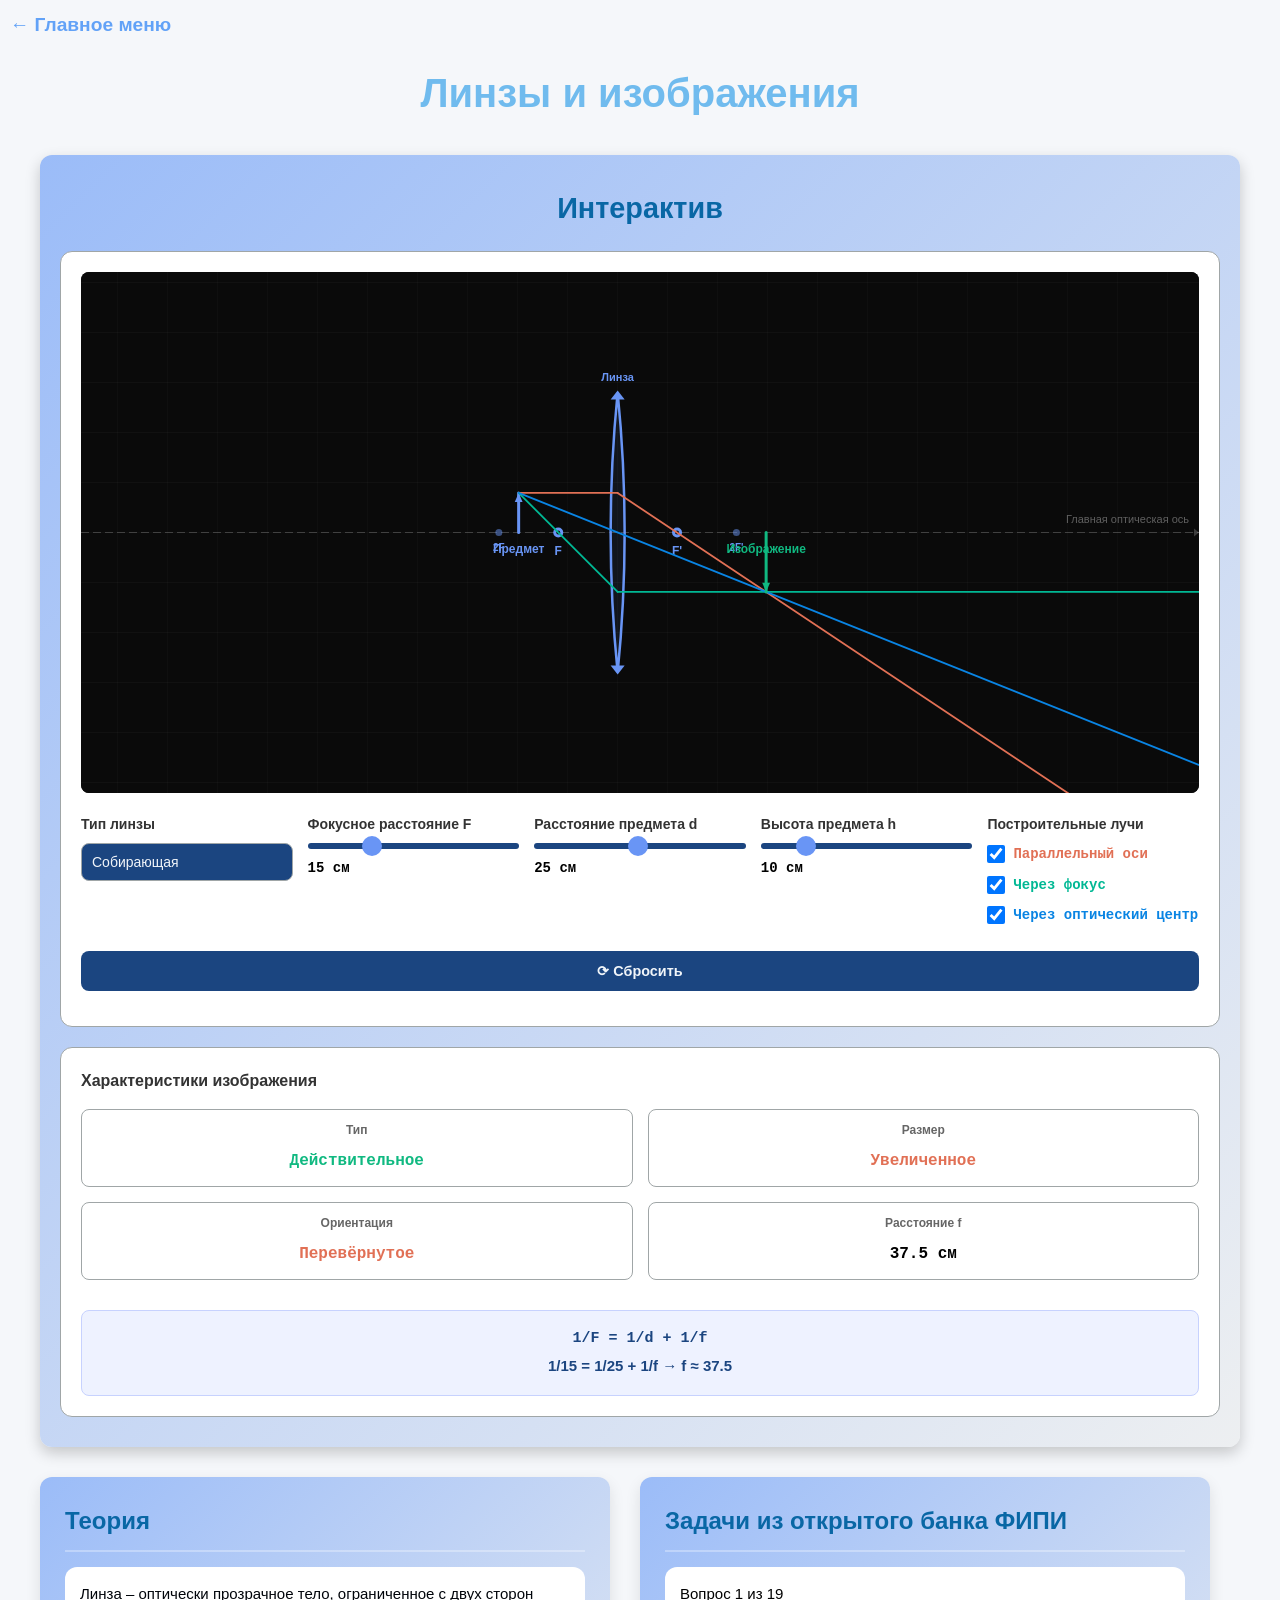
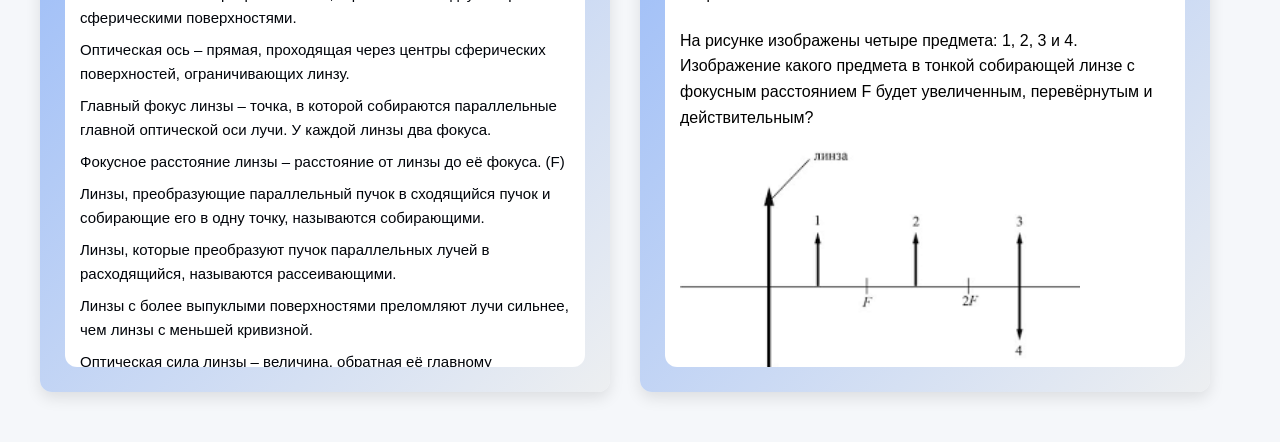
<file: IntLinz.html>
<!DOCTYPE html>
<html lang="ru">

<head>
    <meta charset="UTF-8">
    <meta name="viewport" content="width=device-width, initial-scale=1.0">
    <title>Контейнеры: верхний и два нижних</title>
    <link rel="stylesheet" href="static/styles/stINT.css">
</head>

<body>
    <div class="meny">
        <a href="index.html">
            <h2>← Главное меню</h2>
        </a>
    </div>

    <h1>Линзы и изображения</h1>
    <div class="container-wrapper">
        <div class="top-container">
            <h2>Интерактив</h2>
            <div class="simulation-container">
                <canvas id="cv" width="600" height="280"></canvas>
                <div class="sim-controls">

                    <div class="control-group">
                        <label>Тип линзы</label>
                        <select id="lensSelect" onchange="setLens(this.value)">
                            <option value="c" selected>Собирающая</option>
                            <option value="d">Рассеивающая</option>
                        </select>
                    </div>
                    <div class="control-group">
                        <label>Фокусное расстояние F</label>
                        <input type="range" id="sF" min="1" max="50" value="15" oninput="upd()">
                        <span id="vF">15 см</span>
                    </div>

                    <div class="control-group">
                        <label>Расстояние предмета d</label>
                        <input type="range" id="sD" min="1" max="50" value="25" oninput="upd()">
                        <span id="vD">25 см</span>
                    </div>

                    <div class="control-group">
                        <label>Высота предмета h</label>
                        <input type="range" id="sH" min="1" max="50" value="10" oninput="upd()">
                        <span id="vH">10 см</span>
                    </div>

                    <div class="control-group">
                        <label>Построительные лучи</label>
                        <div class="checkbox-group">
                            <label>
                                <input type="checkbox" id="r0" checked onchange="tR(0)">
                                <span class="ray-label ray1">Параллельный оси</span>
                            </label>
                            <label>
                                <input type="checkbox" id="r1" checked onchange="tR(1)">
                                <span class="ray-label ray2">Через фокус</span>
                            </label>
                            <label>
                                <input type="checkbox" id="r2" checked onchange="tR(2)">
                                <span class="ray-label ray3">Через оптический центр</span>
                            </label>
                        </div>
                    </div>

                    <div class="sim-buttons">
                        <button class="btn-reset" onclick="resetAll()">⟳ Сбросить</button>
                    </div>
                </div>
            </div>
            <!-- Результаты -->
            <div class="lens-results">
                <h4>Характеристики изображения</h4>
                <div class="result-grid">
                    <div class="result-item">
                        <span class="result-label">Тип</span>
                        <span class="result-value" id="rT">Действительное</span>
                    </div>
                    <div class="result-item">
                        <span class="result-label">Размер</span>
                        <span class="result-value" id="rS">Увеличенное</span>
                    </div>
                    <div class="result-item">
                        <span class="result-label">Ориентация</span>
                        <span class="result-value" id="rO">Перевёрнутое</span>
                    </div>
                    <div class="result-item">
                        <span class="result-label">Расстояние f</span>
                        <span class="result-value" id="rDi">167 см</span>
                    </div>
                </div>
                <div class="formula-box">
                    1/F = 1/d + 1/f<br>
                    <span id="fT">1/100 = 1/250 + 1/f → f ≈ 167</span>
                </div>
            </div>

        </div>



        <div class="bottom-row">
            <div class="bottom-container left-container">
                <h3>Теория</h3>
                <div class="teoryContainer">
                    <p>Линза – оптически прозрачное тело, ограниченное с двух сторон сферическими поверхностями.
                    </p>
                    <p>Оптическая ось – прямая, проходящая через центры сферических поверхностей, ограничивающих
                        линзу.
                    </p>
                    <p>Главный фокус линзы – точка, в которой собираются параллельные главной оптической оси
                        лучи. У
                        каждой
                        линзы два фокуса.</p>
                    <p>Фокусное расстояние линзы – расстояние от линзы до её фокуса. (F)</p>
                    <p>Линзы, преобразующие параллельный пучок в сходящийся пучок и собирающие его в одну точку,
                        называются
                        собирающими.</p>
                    <p>Линзы, которые преобразуют пучок параллельных лучей в расходящийся, называются
                        рассеивающими.
                    </p>
                    <p>Линзы с более выпуклыми поверхностями преломляют лучи сильнее, чем линзы с меньшей
                        кривизной.</p>
                    <p>Оптическая сила линзы – величина, обратная её главному фокусному расстоянию. Измеряется в
                        диоптриях.
                        D = 1/F </p>
                    <p>Изображения, даваемые линзой:</p>
                    <p>Если изображение есть, то оно называется действительным.</p>
                    <p>Размеры и расположение изображения предмета в собирающей линзе зависят от положения
                        предмета
                        относительно линзы.</p>
                    <p>d – расстояние от источника света до линзы.</p>
                    <p>f – расстояние от линзы до изображения.</p>
                    <p>F – фокусное расстояние линзы. </p>
                    <p>2F – двойное фокусное расстояние.</p>
                    <p>Собирающая линза:</p>
                    <p>1) d > F: F < f < 2F Изображение действительное, перевёрнутое, уменьшенное.</p>
                            <p>2) F < d < 2F: 2F < f Изображение действительное, перевёрнутое, увеличенное.</p>
                                    <p>3) d < F: F < f < 2F Изображение мнимое, прямое, увеличенное.</p>
                                            <p>4) d = F: Лучи параллельны, поэтому изображения нет. </p>
                                            <p>5) d = 2F: f = 2F Изображение действительное, перевёрнутое,
                                                равное.</p>
                                            <p>Рассеивающая линза:</p>
                                            <p>Изображение не зависит от положения предмета относительно линзы.
                                            </p>
                                            <p>Изображение уменьшенное, прямое, мнимое.</p>
                                            <p>Формула тонкой линзы: D = 1/F = 1/d + 1/f</p>
                                            <p>Для построения изображения используют:</p>
                                            <p>1) Луч, который идёт параллельно главной оптической оси, после
                                                преломления в
                                                линзе проходит через её фокус. </p>
                                            <p>2) Луч, проходящий через оптический центр линзы, не преломляется.
                                            </p>
                                            <p>3) Луч, проходящий через фокус, после преломления в линзе идёт
                                                параллельно
                                                оптической оси. </p>

                                    </p>
                            </p>
                    </p>

                </div>
            </div>
            <div class="bottom-container right-container">
                <h3>Задачи из открытого банка ФИПИ</h3>
                <div id="taskContainer">

                    <script>
                        const tasks = [
                            { q: "На рисунке изображены четыре предмета: 1, 2, 3 и 4. Изображение какого предмета в тонкой собирающей линзе с фокусным расстоянием F будет увеличенным, перевёрнутым и действительным?", a: "2", img: '[data-uri]' },
                            { q: "На рисунке изображены четыре предмета: 1, 2, 3 и 4. Изображение какого предмета в тонкой собирающей линзе с фокусным расстоянием F будет уменьшенным, перевёрнутым и действительным?", a: "3", img: 'static/images/задача 2LINZ.jpg' },
                            { q: "В собирающей линзе с фокусным расстоянием 7 см изображение A¹ предмета A действительное и равное по высоте предмету (см. рисунок). На каком расстоянии от линзы (в см) находится предмет A?", a: "14", img: 'https://oge.fipi.ru/docs/B24AFED7DE6AB5BC461219556CCA4F9B/questions/99526BA777C2826E46979C83062ED1CC/xs3qstsrc99526BA777C2826E46979C83062ED1CC_10_1737722347.png' },
                            { q: "На рисунке изображены четыре предмета: 1, 2, 3 и 4. Изображение какого предмета в тонкой собирающей линзе с фокусным расстоянием F будет увеличенным, прямым и мнимым?", a: "1", img: 'https://oge.fipi.ru/docs/B24AFED7DE6AB5BC461219556CCA4F9B/questions/FC0A75365475938046C8D34E62DF1838/xs3qstsrcFC0A75365475938046C8D34E62DF1838_16_1732181801.jpg' },
                            { q: "На рисунке изображён ход луча, падающего на тонкую собирающую линзу с фокусным расстоянием F. Какая из линий — 1, 2, 3 или 4 — соответствует ходу прошедшего через линзу луча?", a: "3", img: 'https://oge.fipi.ru/docs/B24AFED7DE6AB5BC461219556CCA4F9B/questions/167F2ABF7D9195BA48395E6A87411E3F/xs3qstsrc167F2ABF7D9195BA48395E6A87411E3F_4_1737721540.jpg' },
                            { q: "Предмет находится на расстоянии l = 20 см от собирающей линзы (см. рисунок). При этом изображение предмета действительное и равное по высоте предмету. Чему равна оптическая сила линзы (в дптр)?", a: "10", img: 'https://oge.fipi.ru/docs/B24AFED7DE6AB5BC461219556CCA4F9B/questions/1AAA01FF6D4BB56743E380D37A9D727A/xs3qstsrc2D6DB02F904AA8CC4C6CAF35C5CD25AC_1_1581335039.gif' },
                            { q: "Тонкая линза, фокусное расстояние которой равно 5 см, даёт действительное изображение предмета такого же размера, что и предмет. На каком расстоянии (в см) от линзы находится предмет?", a: "10" },
                            { q: "На рисунке показаны оптический центр и оптическая ось собирающей линзы, а также ход двух лучей от светящейся точки А. Определите оптическую силу линзы (в дптр).", a: "12,5", img: 'https://oge.fipi.ru/docs/B24AFED7DE6AB5BC461219556CCA4F9B/questions/ECF33A87C5BEA90342BCCA6F1BC6185D/xs3qstsrcECF33A87C5BEA90342BCCA6F1BC6185D_3_1734006488.jpg' },
                            { q: "Свеча длиной 12 см находится на расстоянии 30 см от собирающей линзы с фокусным расстоянием 15 см. Определите размер изображения свечи (в см).", a: "12" },
                            { q: "На рисунке показаны оптический центр и оптическая ось тонкой собирающей линзы, а также дано построение четырёх лучей 1–4 в линзе. Чему равна оптическая сила линзы (в дптр)?", a: "6,25", img: 'https://oge.fipi.ru/docs/B24AFED7DE6AB5BC461219556CCA4F9B/questions/5F25F0D239ADA917463BD23554F04F63/xs3qstsrc5F25F0D239ADA917463BD23554F04F63_9_1737719947.jpg' },
                            { q: "В какой из точек находится изображение точечного источника S, создаваемое собирающей линзой с фокусным расстоянием F?", a: "1", img: 'https://oge.fipi.ru/docs/B24AFED7DE6AB5BC461219556CCA4F9B/questions/B0F16582593F9217492454B206913EB9/xs3qstsrcB0F16582593F9217492454B206913EB9_3_1735044208.jpg' },
                            { q: "Прочитайте текст и вставьте на места пропусков слова из приведённого списка.<span style='display:block'>В оптике чаще всего используют сферические линзы. По форме линза на рис. 1 является (А)__________. Если лучи, параллельные главной оптической оси линзы, после преломления пересекаются в фокусе линзы, то такую линзу называют (Б)__________.</span><span style='display:block'>Линза на рис. 2 по форме относится к (В)__________. Если лучи, параллельные главной оптической оси линзы, после преломления идут расходящимся пучком, то такую линзу называют (Г)__________.</span><span style='display:block'>1) расходящаяся</span><span style='display:block'>2) сходящаяся</span><span style='display:block'>3) собирающая</span><span style='display:block'>4) рассеивающая</span><span style='display:block'>5) вогнутая</span><span style='display:block'>6) выгнутая</span><span style='display:block'>7) выпуклая</span>Запишите в таблицу выбранные цифры под соответствующими буквами.", a: "7354", img: 'https://oge.fipi.ru/docs/B24AFED7DE6AB5BC461219556CCA4F9B/questions/B9BD8FB4CDBEA7694F050ABAC1235649/xs3qstsrcB9BD8FB4CDBEA7694F050ABAC1235649_16_1730453981.jpg' },
                            { q: "Предмет, находящийся на расстоянии 2F от собирающей линзы с фокусным расстоянием F, удаляют от линзы на расстояние 3F. Как при этом меняются оптическая сила линзы и размер изображения предмета?<span style='display:block'>Для каждой величины определите соответствующий характер изменения:</span><span style='display:block'>1) увеличивается</span><span style='display:block'>2) уменьшается</span><span style='display:block'>3) не изменяется</span>Запишите в таблицу выбранные цифры для каждой физической величины. Цифры в ответе могут повторяться.", a: "32", img: 'static/images/задача 13LINZ.PNG' },
                            { q: "Предмет, находящийся за двойным фокусным расстоянием линзы, переместили дальше от двойного фокусного расстояния. Как при этом изменились расстояние между линзой и изображением предмета и высота изображения предмета?<span style='display:block'>Для каждой величины определите соответствующий характер изменения:</span><span style='display:block'>1) увеличилась</span><span style='display:block'>2) уменьшилась</span><span style='display:block'>3) не изменилась</span>Запишите в таблицу выбранные цифры для каждой физической величины. Цифры в ответе могут повторяться.", a: "22", img: 'static/images/задача14LINZ.PNG' },
                            { q: "Прочитайте текст и вставьте на места пропусков слова (словосочетания) из приведённого списка.<span style='display:block'>Для линз, изображённых на рисунке, лучи, параллельные главной оптической оси, после преломления пересекаются в фокусе линзы, поэтому такие линзы называют (А)__________.</span><span style='display:block'>Линза с более выпуклыми поверхностями преломляет лучи (Б)__________, чем линза с меньшей кривизной. Преломляющую способность линзы характеризует величина, называемая (В)__________ линзы. Чем больше эта величина, тем (Г)__________ увеличение создаёт линза.</span><span style='display:block'>1) большее</span><span style='display:block'>2) меньшее</span><span style='display:block'>3) рассеивающие</span><span style='display:block'>4) собирающие</span><span style='display:block'>5) пропускающая способность</span><span style='display:block'>6) оптическая сила</span><span style='display:block'>7) слабее</span><span style='display:block'>8) сильнее</span>Запишите в таблицу выбранные цифры под соответствующими буквами.", a: "4861", img: 'https://oge.fipi.ru/docs/B24AFED7DE6AB5BC461219556CCA4F9B/questions/2FA7C86CBE7C91744AC9A2283F99B742/xs3qstsrc1053CA09A1F88CA5405744C5339EC6F8_1_1581077559.jpg' },
                            { q: "Предмет, находящийся на расстоянии 4F от собирающей линзы, приближают к линзе на расстояние 2F (F — фокусное расстояние линзы). Как при этом изменяются оптическая сила линзы и размер изображения предмета?<span style='display:block'>Для каждой величины определите соответствующий характер изменения:</span><span style='display:block'>1) увеличивается</span><span style='display:block'>2) уменьшается</span><span style='display:block'>3) не изменяется</span>Запишите в таблицу выбранные цифры для каждой физической величины. Цифры в ответе могут повторяться.", a: "31", img: 'static/images/задача16LINZ.PNG' },
                            { q: "С помощью собирающей линзы получено изображение А1В1 предмета АВ (см. рисунок). Как изменится фокусное расстояние линзы, а также яркость изображения, если закрыть чёрной бумагой нижнюю половину линзы?<span style='display:block'>Для каждой величины определите соответствующий характер изменения:</span><span style='display:block'>1) увеличится</span><span style='display:block'>2) уменьшится</span><span style='display:block'>3) не изменится</span>Запишите в таблицу выбранные цифры для каждой физической величины. Цифры в ответе могут повторяться.", a: "32", img: 'static/images/задача17LINZ.PNG' },
                            { q: "Человек переводит взгляд с заходящего на горизонте Солнца на собаку, сидящую у его ног. Как при этом меняются фокусное расстояние и оптическая сила хрусталика глаза человека?<span style='display:block'>Для каждой величины определите соответствующий характер изменения:</span><span style='display:block'>1) увеличивается</span><span style='display:block'>2) уменьшается</span><span style='display:block'>3) не изменяется</span>Запишите в таблицу выбранные цифры для каждой физической величины. Цифры в ответе могут повторяться.", a: "21", img: 'static/images/задача18LINZ.PNG' },
                            { q: "Предмет, находящийся между фокусным и двойным фокусным расстоянием линзы, переместили ближе к двойному фокусному расстоянию. Как при этом изменились расстояние между линзой и изображением предмета и оптическая сила линзы?<span style='display:block'>Для каждой величины определите соответствующий характер изменения:</span><span style='display:block'>1) увеличилась</span><span style='display:block'>2) уменьшилась</span><span style='display:block'>3) не изменилась</span>Запишите в таблицу выбранные цифры для каждой физической величины. Цифры в ответе могут повторяться.", a: "23", img: 'static/images/задача19LINZ.PNG' }
                        
                        ];

                        let current = 0;

                        function showTask() {
                            const task = tasks[current];
                            const container = document.getElementById('taskContainer');

                            let html = `
            <h3 style="color: black; ">Вопрос ${current + 1} из ${tasks.length}</h3>
            <p style = "color: black;">${task.q}</p>
        `;

                            if (task.img) {
                                html += `<img src="${task.img}" width="400"  style="margin:15px 0;"><br>`;
                            }

                            html += `
            <input type="text" id="userAnswer" placeholder="Ответ">
            <button onclick="check()">Проверить</button>
            <div id="result" style="margin-top:10px;"></div>
        `;

                            container.innerHTML = html;
                        }

                        function check() {
                            const answer = document.getElementById('userAnswer').value.toLowerCase().trim();
                            const result = document.getElementById('result');

                            if (answer === tasks[current].a.toLowerCase()) {
                                result.innerHTML = "<span style='color:green'>Верно!</span>";
                                setTimeout(() => {
                                    current++;
                                    if (current < tasks.length) {
                                        showTask();
                                    } else {
                                        document.getElementById('taskContainer').innerHTML =
                                            "<h2>Тест завершен!</h2>";
                                    }
                                }, 1000);
                            } else {
                                result.innerHTML = "<span style='color:red'> Неверно, попробуйте еще раз</span>";
                            }
                        }

                        // Запускаем
                        showTask();
                    </script>
                </div>
            </div>
        </div>
    </div>
    <script src="static/styles/IntLinz.js"></script>
</body>

</html>
</file>
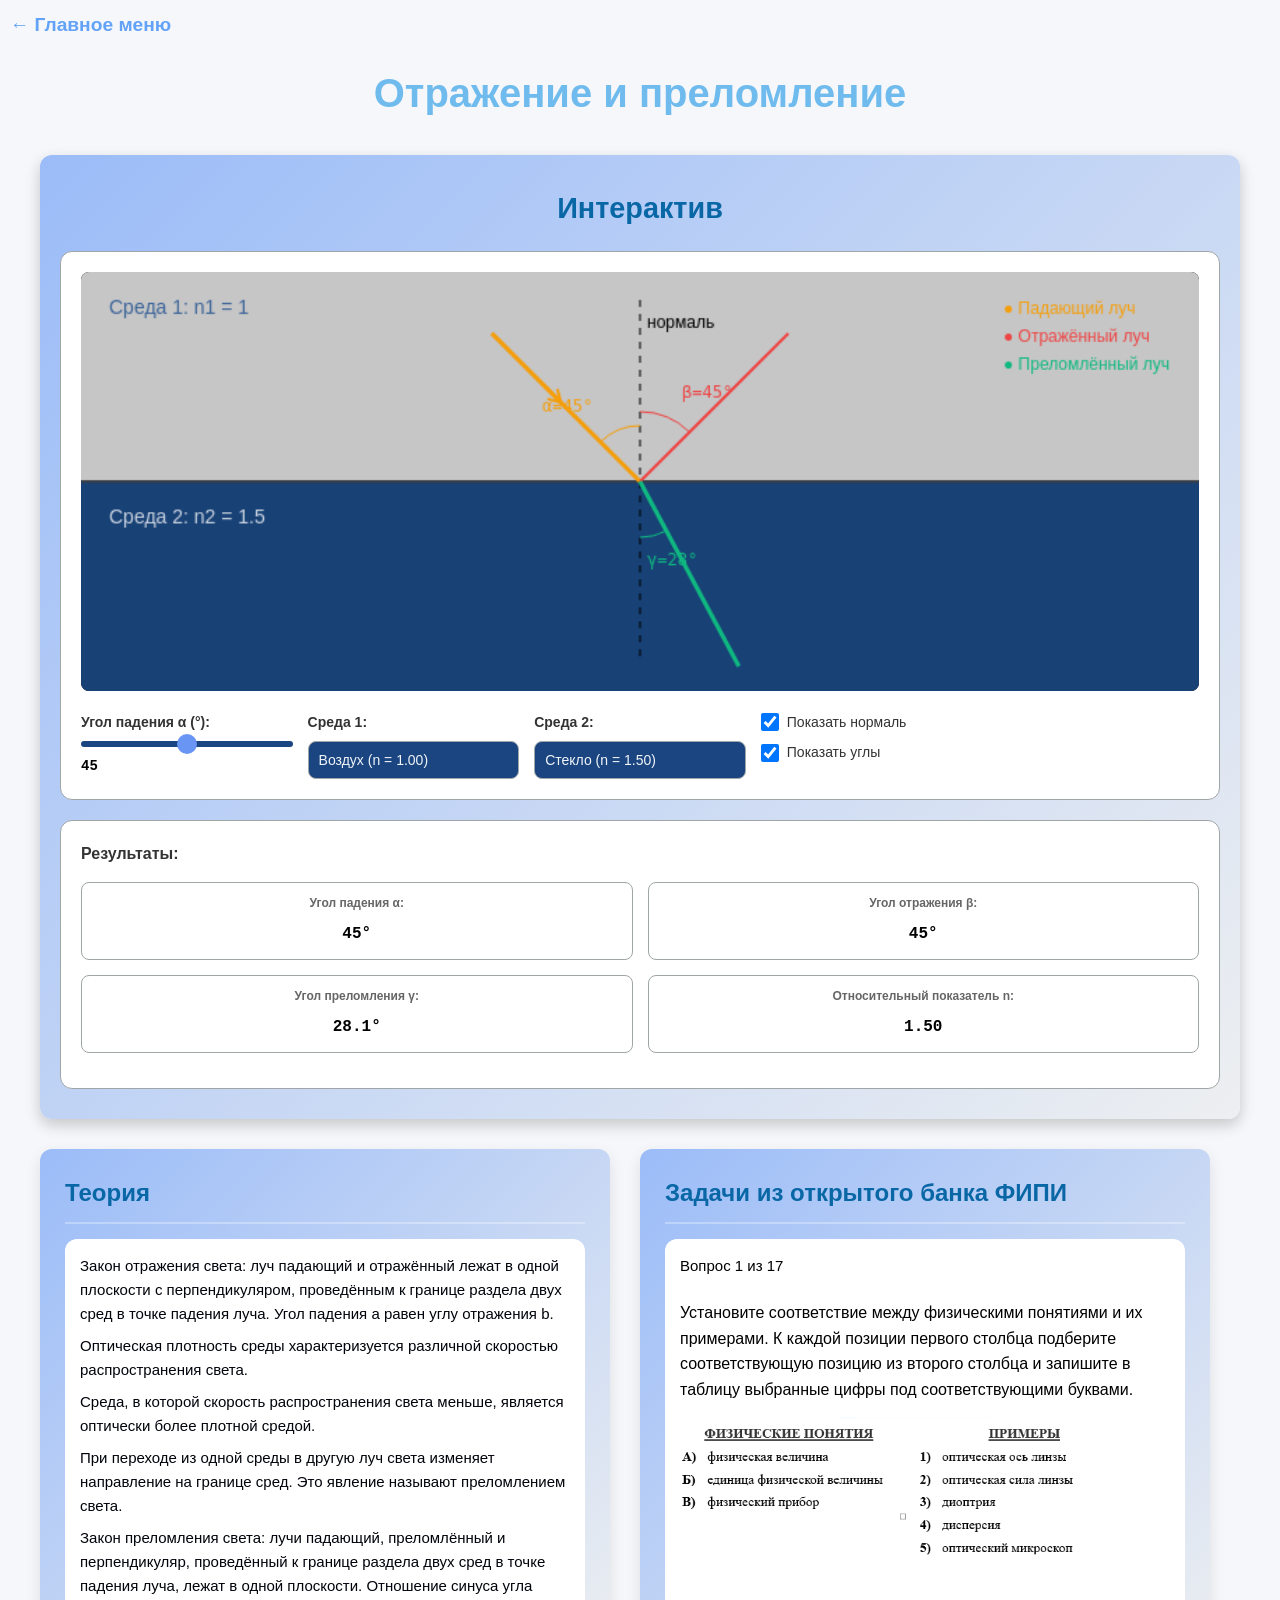
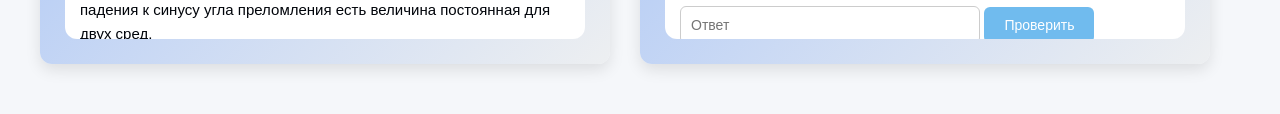
<file: IntOtr.html>
<!DOCTYPE html>
<html lang="ru">

<head>
    <meta charset="UTF-8">
    <meta name="viewport" content="width=device-width, initial-scale=1.0">
    <title>Контейнеры: верхний и два нижних</title>
    <link rel="stylesheet" href="static/styles/stINT.css">
</head>

<body>
    <div class="meny">
        <a href="index.html">
            <h2>← Главное меню</h2>
        </a>
    </div>

    <h1>Отражение и преломление</h1>

    <div class="container-wrapper">
        <div class="top-container">
            <h2>Интерактив</h2>
            <div class="sim-layout">
                <div class="sim-main">
                    <div class="simulation-container">
                        <canvas id="refraction-canvas" width="800" height="300"></canvas>
                        <div class="sim-controls">
                            <div class="control-group">
                                <label>Угол падения α (°):</label>
                                <input type="range" id="incident-angle" min="0" max="90" value="45" step="1">
                                <span id="incident-angle-val">45</span>
                            </div>
                            <div class="control-group">
                                <label>Среда 1:</label>
                                <select id="medium1">
                                    <option value="1.00">Воздух (n = 1.00)</option>
                                    <option value="1.33">Вода (n = 1.33)</option>
                                    <option value="1.50">Стекло (n = 1.50)</option>
                                    <option value="2.42">Алмаз (n = 2.42)</option>
                                </select>
                            </div>
                            <div class="control-group">
                                <label>Среда 2:</label>
                                <select id="medium2">
                                    <option value="1.00">Воздух (n = 1.00)</option>
                                    <option value="1.33">Вода (n = 1.33)</option>
                                    <option value="1.50" selected>Стекло (n = 1.50)</option>
                                    <option value="2.42">Алмаз (n = 2.42)</option>
                                </select>
                            </div>
                            <div class="checkbox-group">
                                <label>
                                    <input type="checkbox" id="show-normal" checked>
                                    Показать нормаль
                                </label>
                                <label>
                                    <input type="checkbox" id="show-angles" checked>
                                    Показать углы
                                </label>
                            </div>
                        </div>
                    </div>
                    <div class="refraction-results" id="refraction-results">
                        <h4>Результаты:</h4>
                        <div class="result-grid">
                            <div class="result-item">
                                <span class="result-label">Угол падения α:</span>
                                <span class="result-value" id="angle-incident">45°</span>
                            </div>
                            <div class="result-item">
                                <span class="result-label">Угол отражения β:</span>
                                <span class="result-value" id="angle-reflection">45°</span>
                            </div>
                            <div class="result-item">
                                <span class="result-label">Угол преломления γ:</span>
                                <span class="result-value" id="angle-refraction">—</span>
                            </div>
                            <div class="result-item">
                                <span class="result-label">Относительный показатель n:</span>
                                <span class="result-value" id="relative-n">—</span>
                            </div>
                        </div>
                        <div class="total-reflection-warning" id="total-reflection" style="display: none;">
                            ⚠️ Полное внутреннее отражение!
                        </div>
                    </div>
                </div>
            </div>
        </div>

        <div class="bottom-row">
            <div class="bottom-container left-container">
                <h3>Теория</h3>
                <div class="teoryContainer">
                    <p>Закон отражения света: луч падающий и отражённый лежат в одной плоскости с перпендикуляром,
                        проведённым к границе раздела двух сред в точке падения луча. Угол падения a равен углу
                        отражения b.
                    </p>
                    <p>Оптическая плотность среды характеризуется различной скоростью распространения света. </p>
                    <p>Среда, в которой скорость распространения света меньше, является оптически более плотной средой.
                    </p>
                    <p>При переходе из одной среды в другую луч света изменяет направление на границе сред. Это явление
                        называют преломлением света. </p>
                    <p>Закон преломления света: лучи падающий, преломлённый и перпендикуляр, проведённый к границе
                        раздела
                        двух сред в точке падения луча, лежат в одной плоскости. Отношение синуса угла падения к синусу
                        угла
                        преломления есть величина постоянная для двух сред.</p>
                </div>
            </div>
            <div class="bottom-container right-container">
                <h3>Задачи из открытого банка ФИПИ</h3>
                <div id="taskContainer">

                    <script>
                        const tasks = [
                            { q: "Установите соответствие между физическими понятиями и их примерами. К каждой позиции первого столбца подберите соответствующую позицию из второго столбца и запишите в таблицу выбранные цифры под соответствующими буквами.", a: "235", img: 'static/images/задача1otr.PNG' },
                            { q: "Установите соответствие между техническими устройствами и физическими явлениями, лежащими в основе их работы.<span style='display:block'>К каждой позиции первого столбца подберите соответствующую позициюиз второго столбца и запишите в таблицу выбранные цифры под соответствующими буквами.</span>", a: "21", img: 'static/images/задача2otr.PNG' },
                            { q: "На границе воздух-стекло световой луч частично отражается, частично преломляется (см. рисунок).<span style='display:block'>Угол преломления равен примерно</span><span style='display:block'>1) 80°</span><span style='display:block'>2) 70°</span><span style='display:block'>3) 30°</span><span style='display:block'>4) 20°</span>", a: "4", img: 'https://fs.znanio.ru/8c0997/88/70/05d042f5f3b6c3fa9989f412198973d0aa.png' },
                            { q: "Луч света переходит из стекла в воздух, преломляясь на границе раздела двух сред. Какое из направлений 1–4 соответствует преломлённому лучу?", a: "4", img: 'https://easy-exam.ru/static/main_page/image/tasks/1161.png' },
                            { q: "На границе воздух-стекло световой луч частично отражается, частично преломляется (см. рисунок).<span style='display:block'>Угол преломления равен примерно</span><span style='display:block'>1) 10°</span><span style='display:block'>2) 15°</span><span style='display:block'>3) 75°</span><span style='display:block'>4) 30°</span>", a: "2", img: 'https://easy-exam.ru/static/main_page/image/tasks/1239.jpg' },
                            { q: "Любителям порыбачить с помощью копья (остроги) важно учитывать, что видимое положение рыбы не соответствует её реальному положению. Какое физическое явление объясняет наблюдаемое смещение положения тела под водой?<span style='display:block'>1) преломление света</span><span style='display:block'>2) рассеяние света</span><span style='display:block'>3) дисперсия света</span><span style='display:block'>4) поглощение света</span>", a: "1" },
                            { q: "Луч света переходит из воздуха в стекло, преломляясь на границе раздела двух сред. Какое из направлений 1–4 соответствует преломлённому лучу?", a: "3", img: 'static/images/задача7otr.jpg' },
                            { q: "На рисунке представлен ход светового луча через четыре прозрачные пластинки 1–4, сложенные стопкой.В какой пластинке свет имеет наибольшую скорость распространения? ", a: "1", img: 'https://easy-exam.ru/static/main_page/image/tasks/1174.png' },
                            { q: "Луч света, распространяясь в воздухе, падает на плоскопараллельную стеклянную пластину. Какое из построений 1–4 соответствует ходу светового луча через пластину?", a: "2", img: 'https://oge.fipi.ru/docs/B24AFED7DE6AB5BC461219556CCA4F9B/questions/3F1862C46940B7214D4E82DF606C2F27/xs3qstsrc3F1862C46940B7214D4E82DF606C2F27_4_1737721867.jpg' },
                            { q: "Какое физическое явление проявляется в природе, когда на берегу мы наблюдаем в спокойной глади воды в точности отражённые береговые пейзажи?<span style='display:block'>1) зеркальное отражение света</span><span style='display:block'>2) рассеянное отражение света</span><span style='display:block'>3) дисперсия света</span><span style='display:block'>4) поглощение света</span>", a: "1" },
                            { q: "Высота Солнца над горизонтом (см. рисунок) равна 55°. Луч падает на плоское зеркало, лежащее на горизонтальной поверхности. Чему равен угол отражения луча от зеркала?", a: "35", img: 'https://easy-exam.ru/static/main_page/image/tasks/1165.png' },
                            { q: "Луч света падает на плоское зеркало. Угол между падающим и отражённым лучами равен 150°. Чему равен угол между отражённым лучом и зеркалом? ", a: "15" },
                            { q: "Луч света, распространяясь в воздухе, падает на стеклянную пластину и преломляется на границе воздух-стекло.Какой из лучей 1–4 соответствует преломлённому лучу? ", a: "3", img: 'static/images/задача13otr.jpg' },
                            { q: "<span style='display:block'>Не рекомендуется поливать растения, посаженные в открытом грунте, в солнечный жаркий полдень. С чем это связано?</span><span style='display:block'>1) Влажные листья зеркально отражают свет, что приводит к световому голоданию растений.</span><span style='display:block'>2) Влажная почва интенсивно поглощает солнечное излучение, в результате корни растений получают тепловой ожог.</span><span style='display:block'>3) Капли воды на листьях растений работают как собирающие линзы, фокусируя солнечный свет на листьях и вызывая тем самым ожоги.</span><span style='display:block'>4)Вода с поверхности листьев испаряется и охлаждает растения.</span>", a: "3" },
                            { q: "Высота Солнца над горизонтом (см. рисунок) равна 50°. Каков угол падения луча на плоское зеркало, расположенное под некоторым углом к горизонту в точке А, если луч отразился от зеркала вертикально вверх?", a: "20", img: 'https://oge.fipi.ru/docs/B24AFED7DE6AB5BC461219556CCA4F9B/questions/35CEE9FF78DA9E2145A402E58C67662B/xs3qstsrc35CEE9FF78DA9E2145A402E58C67662B_10_1737721776.png' },
                            { q: "Прочитайте текст и вставьте на места пропусков слова из приведённого списка.<span style='display:block'>Согласно рисунку, два параллельно идущих световых луча, распространяющихся в воздухе, на границе двух разных сред (А)__________.Оптическая плотность воды (Б)__________оптической плотности воздуха и (В)__________ оптической плотности стекла. При уменьшении угла падения углы преломления в стекле и воде (Г)__________.</span><span style='display:block'>Список слов и словосочетаний:</span><span style='display:block'>1) увеличиваются</span><span style='display:block'>2) уменьшаются </span><span style='display:block'>3) рассеиваются</span><span style='display:block'>4) преломляются</span><span style='display:block'>5) больше</span><span style='display:block'>6) меньше</span><span style='display:block'>7) равна</span>Запишите в таблицу выбранные цифры под соответствующими буквами.", a: "4562", img: 'https://www.fizika-online.ru/wp-content/uploads/2022/03/3-38.jpg' },
                            { q: "<span style='display:block'>17)	Прочитайте текст и вставьте на места пропусков слова из приведённого списка.</span><span style='display:block'>Согласно рисунку, два параллельно идущих световых луча, распространяющихся в воздухе, на границе двух разных сред (А)__________.Оптическая плотность среды 1 (Б)__________оптической плотности воздуха и (В)__________ оптической плотности среды 2. При небольшом увеличении угла падения углы преломления в средах 1 и 2 (Г)__________.</span><span style='display:block'>1) увеличиваются</span><span style='display:block'>2) уменьшаются </span><span style='display:block'>3) рассеиваются</span><span style='display:block'>4) преломляются</span><span style='display:block'>5) больше</span><span style='display:block'>6) меньше</span><span style='display:block'>7) равна</span>Запишите в таблицу выбранные цифры под соответствующими буквами.", a: "4561", img: 'https://neznaika.info/uploads/myimg/54/561_14_0.png' }
                        ];

                        let current = 0;

                        function showTask() {
                            const task = tasks[current];
                            const container = document.getElementById('taskContainer');

                            let html = `
            <h3 style="color: black; ">Вопрос ${current + 1} из ${tasks.length}</h3>
            <p style = "color: black;">${task.q}</p>
        `;

                            if (task.img) {
                                html += `<img src="${task.img}" width="400"  style="margin:15px 0;"><br>`;
                            }

                            html += `
            <input type="text" id="userAnswer" placeholder="Ответ">
            <button onclick="check()">Проверить</button>
            <div id="result" style="margin-top:10px;"></div>
        `;

                            container.innerHTML = html;
                        }

                        function check() {
                            const answer = document.getElementById('userAnswer').value.toLowerCase().trim();
                            const result = document.getElementById('result');

                            if (answer === tasks[current].a.toLowerCase()) {
                                result.innerHTML = "<span style='color:green'>Верно!</span>";
                                setTimeout(() => {
                                    current++;
                                    if (current < tasks.length) {
                                        showTask();
                                    } else {
                                        document.getElementById('taskContainer').innerHTML =
                                            "<h2>Тест завершен!</h2>";
                                    }
                                }, 1000);
                            } else {
                                result.innerHTML = "<span style='color:red'> Неверно, попробуйте еще раз</span>";
                            }
                        }

                        // Запускаем
                        showTask();
                    </script>
                </div>
            </div>
        </div>
    </div>
    <script src="static/styles/IntOtr.js"></script>
</body>

</html>
</file>
<file: static/styles/style.css>
* {
    margin: 0;
    padding: 0;
    -webkit-box-sizing: border-box;
    -moz-box-sizing: border-box;
    box-sizing: border-box;
    font-family: 'Segoe UI', Tahoma, Geneva, Verdana, sans-serif;
}

html {
    -webkit-text-size-adjust: 100%;
    -ms-text-size-adjust: 100%;
}

body {
    display: -webkit-box;
    display: -webkit-flex;
    display: -moz-box;
    display: -ms-flexbox;
    display: flex;
    -webkit-box-orient: vertical;
    -webkit-box-direction: normal;
    -webkit-flex-direction: column;
    -moz-box-orient: vertical;
    -moz-box-direction: normal;
    -ms-flex-direction: column;
    flex-direction: column;
    min-height: 100vh;
    background-color: #f8f8f8;
}

header {
    background: #70bbee;
    color: white;
    padding: 15px 30px;
    display: -webkit-box;
    display: -webkit-flex;
    display: -moz-box;
    display: -ms-flexbox;
    display: flex;
    -webkit-box-pack: justify;
    -webkit-justify-content: space-between;
    -moz-box-pack: justify;
    -ms-flex-pack: justify;
    justify-content: space-between;
    -webkit-box-align: center;
    -webkit-align-items: center;
    -moz-box-align: center;
    -ms-flex-align: center;
    align-items: center;
}

.logo {
    font-size: 24px;
    font-weight: bold;
    letter-spacing: 1px;
}

.container {
    display: -webkit-box;
    display: -webkit-flex;
    display: -moz-box;
    display: -ms-flexbox;
    display: flex;
    -webkit-box-flex: 1;
    -webkit-flex: 1;
    -moz-box-flex: 1;
    -ms-flex: 1;
    flex: 1;
}

.sidebar {
    width: 20%;
    min-width: 200px;
    background-color: #fff;
    padding: 20px;
    border-right: 1px solid #e0e0e0;
    overflow-y: auto;
    -webkit-overflow-scrolling: touch;
}

.sidebar > h3 {
    color: #000000;
    margin-bottom: 15px;
    border-bottom: 2px solid #70bbee;
    padding-bottom: 5px;
}

.sidebar > h3 > a {
    text-decoration: none;
    color: #000307;
    -webkit-transition: color 0.3s;
    -moz-transition: color 0.3s;
    -o-transition: color 0.3s;
    transition: color 0.3s;
}

.sidebar > ul {
    list-style: none;
}

.sidebar > ul > li {
    margin: 10px 0;
}

.sidebar > ul > li > a {
    text-decoration: none;
    color: #1465c2;
    -webkit-transition: color 0.3s;
    -moz-transition: color 0.3s;
    -o-transition: color 0.3s;
    transition: color 0.3s;
}

.sidebar a:hover {
    color: #03073b;
    text-decoration: underline;
}

.content {
    -webkit-box-flex: 1;
    -webkit-flex: 1;
    -moz-box-flex: 1;
    -ms-flex: 1;
    flex: 1;
    padding: 20px;
}

.blocks-container {
    display: -webkit-box;
    display: -webkit-flex;
    display: -moz-box;
    display: -ms-flexbox;
    display: flex;
    -webkit-flex-wrap: wrap;
    -ms-flex-wrap: wrap;
    flex-wrap: wrap;
    display: -ms-grid;
    display: grid;
    -ms-grid-columns: 1fr 20px 1fr 20px 1fr;
    grid-template-columns: repeat(3, 1fr);
    gap: 20px;
}

.block {
    padding: 20px;
    background-color: #ebeaea;
    border-left: 4px solid #70bbee;
    -webkit-border-radius: 8px;
    -moz-border-radius: 8px;
    border-radius: 8px;
    -webkit-transition: -webkit-transform 0.2s, box-shadow 0.2s;
    -moz-transition: -moz-transform 0.2s, box-shadow 0.2s;
    -o-transition: -o-transform 0.2s, box-shadow 0.2s;
    transition: transform 0.2s, box-shadow 0.2s;
}

.block:hover {
    -webkit-transform: translateY(-2px);
    -moz-transform: translateY(-2px);
    -ms-transform: translateY(-2px);
    -o-transform: translateY(-2px);
    transform: translateY(-2px);
    -webkit-box-shadow: 0 4px 8px rgba(204, 189, 189, 0.829);
    -moz-box-shadow: 0 4px 8px rgba(204, 189, 189, 0.829);
    box-shadow: 0 4px 8px rgba(204, 189, 189, 0.829);
}

.block h3 {
    color: #000000;
    margin-bottom: 8px;
}

.block a {
    text-decoration: none;
    color: #000307;
    -webkit-transition: color 0.3s;
    -moz-transition: color 0.3s;
    -o-transition: color 0.3s;
    transition: color 0.3s;
    display: block;
}

.block a p,
.block p {
    color: #86757b;
    font-size: 14px;
}

.sidebar > div {
    width: 200px;
    height: 200px;
    overflow: hidden;
    display: block;
    margin-bottom: 15px;
}

.sidebar > div > img {
    width: 100%;
    height: 100%;
    -o-object-fit: cover;
    object-fit: cover;
    -o-object-position: center;
    object-position: center;
}

/* =============================================
   АДАПТИВНОСТЬ ДЛЯ ПЛАНШЕТОВ (1024px и меньше)
   ============================================= */
@media screen and (max-width: 1024px) {
    .blocks-container {
        -ms-grid-columns: 1fr 20px 1fr;
        grid-template-columns: repeat(2, 1fr);
    }
    
    header {
        padding: 15px 20px;
    }
    
    .logo {
        font-size: 20px;
    }
    
    .sidebar {
        width: 25%;
        min-width: 180px;
    }
}

/* =============================================
   АДАПТИВНОСТЬ ДЛЯ МАЛЫХ ПЛАНШЕТОВ (768px и меньше)
   ============================================= */
@media screen and (max-width: 768px) {
    .container {
        -webkit-box-orient: vertical;
        -webkit-box-direction: normal;
        -webkit-flex-direction: column;
        -moz-box-orient: vertical;
        -moz-box-direction: normal;
        -ms-flex-direction: column;
        flex-direction: column;
    }
    
    .sidebar {
        width: 100%;
        border-right: none;
        border-bottom: 1px solid #e0e0e0;
        padding: 15px;
    }
    
    .sidebar > div {
        width: 80px;
        height: 80px;
        margin: 0 auto 15px auto;
    }
    
    .sidebar > h3 {
        text-align: center;
        margin-bottom: 10px;
    }
    
    .sidebar > ul {
        display: -webkit-box;
        display: -webkit-flex;
        display: -moz-box;
        display: -ms-flexbox;
        display: flex;
        -webkit-flex-wrap: wrap;
        -ms-flex-wrap: wrap;
        flex-wrap: wrap;
        -webkit-box-pack: center;
        -webkit-justify-content: center;
        -moz-box-pack: center;
        -ms-flex-pack: center;
        justify-content: center;
        gap: 10px 20px;
    }
    
    .sidebar > ul > li {
        margin: 0;
    }
    
    .blocks-container {
        -ms-grid-columns: 1fr 15px 1fr;
        grid-template-columns: repeat(2, 1fr);
        gap: 15px;
    }
    
    .block {
        padding: 15px;
    }
    
    .logo {
        font-size: 18px;
        text-align: center;
        width: 100%;
    }
    
    header {
        padding: 12px 15px;
        -webkit-box-pack: center;
        -webkit-justify-content: center;
        -moz-box-pack: center;
        -ms-flex-pack: center;
        justify-content: center;
    }
    
    .content {
        padding: 15px;
    }
}

/* =============================================
   АДАПТИВНОСТЬ ДЛЯ МОБИЛЬНЫХ (576px и меньше)
   ============================================= */
@media screen and (max-width: 576px) {
    .blocks-container {
        -ms-grid-columns: 1fr;
        grid-template-columns: 1fr;
        gap: 12px;
    }
    
    .sidebar > ul {
        -webkit-box-orient: vertical;
        -webkit-box-direction: normal;
        -webkit-flex-direction: column;
        -moz-box-orient: vertical;
        -moz-box-direction: normal;
        -ms-flex-direction: column;
        flex-direction: column;
        -webkit-box-align: center;
        -webkit-align-items: center;
        -moz-box-align: center;
        -ms-flex-align: center;
        align-items: center;
        gap: 8px;
    }
    
    .content {
        padding: 12px 10px;
    }
    
    .block {
        padding: 12px;
    }
    
    .block h3 {
        font-size: 16px;
    }
    
    .block p,
    .block a p {
        font-size: 13px;
    }
    
    .logo {
        font-size: 16px;
    }
    
    header {
        padding: 10px;
    }
}

/* =============================================
   АДАПТИВНОСТЬ ДЛЯ МАЛЕНЬКИХ ЭКРАНОВ (400px и меньше)
   ============================================= */
@media screen and (max-width: 400px) {
    .logo {
        font-size: 14px;
    }
    
    .block {
        padding: 10px;
    }
    
    .block h3 {
        font-size: 15px;
    }
    
    .block p {
        font-size: 12px;
    }
    
    .content {
        padding: 10px 8px;
    }
    
    .sidebar {
        padding: 10px;
    }
    
    .sidebar > div {
        width: 60px;
        height: 60px;
    }
    
    .sidebar > ul > li > a {
        font-size: 14px;
    }
}

/* =============================================
   ФИКСЫ ДЛЯ IE11
   ============================================= */
@media all and (-ms-high-contrast: none), (-ms-high-contrast: active) {
    .blocks-container {
        display: -ms-flexbox;
        display: flex;
        -ms-flex-wrap: wrap;
        flex-wrap: wrap;
    }
    
    .block {
        width: 31%;
        margin: 1%;
    }
}

@media all and (-ms-high-contrast: none) and (max-width: 768px), (-ms-high-contrast: active) and (max-width: 768px) {
    .block {
        width: 48%;
    }
}

@media all and (-ms-high-contrast: none) and (max-width: 576px), (-ms-high-contrast: active) and (max-width: 576px) {
    .block {
        width: 100%;
    }
}
</file>
<file: static/styles/stINT.css>
* {
    margin: 0;
    padding: 0;
    -webkit-box-sizing: border-box;
    -moz-box-sizing: border-box;
    box-sizing: border-box;
    font-family: 'Segoe UI', Tahoma, Geneva, Verdana, sans-serif;
}

html {
    -webkit-text-size-adjust: 100%;
    -ms-text-size-adjust: 100%;
}

body {
    background-color: #f5f7fa;
    color: #333;
    line-height: 1.6;
    padding: 20px;
}

h1 {
    text-align: center;
    color: #70bbee;
    margin-bottom: 30px;
    font-size: 2.5rem;
}

.container-wrapper {
    max-width: 1200px;
    margin: 0 auto;
}

/* Меню назад */
.meny {
    margin-bottom: 20px;
}

.meny a {
    text-decoration: none;
    color: #62a2f7;
    -webkit-transition: color 0.3s;
    -moz-transition: color 0.3s;
    -o-transition: color 0.3s;
    transition: color 0.3s;
}

.meny a:hover {
    color: #1a5cb0;
}

.meny h2 {
    font-size: 1.2rem;
}

/* Верхний контейнер с интерактивом */
.top-container {
    width: 100%;
    background: #9bbcf8;
    background: -webkit-linear-gradient(315deg, #9bbcf8 0%, #edeff1 100%);
    background: -moz-linear-gradient(315deg, #9bbcf8 0%, #edeff1 100%);
    background: -o-linear-gradient(315deg, #9bbcf8 0%, #edeff1 100%);
    background: linear-gradient(135deg, #9bbcf8 0%, #edeff1 100%);
    color: #0967a5;
    padding: 30px 20px;
    -webkit-border-radius: 12px;
    -moz-border-radius: 12px;
    border-radius: 12px;
    -webkit-box-shadow: 0 6px 15px rgba(0, 0, 0, 0.2);
    -moz-box-shadow: 0 6px 15px rgba(0, 0, 0, 0.2);
    box-shadow: 0 6px 15px rgba(0, 0, 0, 0.2);
    margin-bottom: 30px;
}

.top-container h2 {
    font-size: 1.8rem;
    margin-bottom: 20px;
    text-align: center;
}

/* Нижний ряд - теория и задачи */
.bottom-row {
    display: -webkit-box;
    display: -webkit-flex;
    display: -moz-box;
    display: -ms-flexbox;
    display: flex;
    gap: 30px;
    margin-bottom: 40px;
}

.bottom-container {
    -webkit-box-flex: 1;
    -webkit-flex: 1;
    -moz-box-flex: 1;
    -ms-flex: 1;
    flex: 1;
    background: #9bbcf8;
    background: -webkit-linear-gradient(315deg, #9bbcf8 0%, #edeff1 100%);
    background: -moz-linear-gradient(315deg, #9bbcf8 0%, #edeff1 100%);
    background: -o-linear-gradient(315deg, #9bbcf8 0%, #edeff1 100%);
    background: linear-gradient(135deg, #9bbcf8 0%, #edeff1 100%);
    -webkit-border-radius: 12px;
    -moz-border-radius: 12px;
    border-radius: 12px;
    padding: 25px;
    -webkit-box-shadow: 0 6px 15px rgba(0, 0, 0, 0.1);
    -moz-box-shadow: 0 6px 15px rgba(0, 0, 0, 0.1);
    box-shadow: 0 6px 15px rgba(0, 0, 0, 0.1);
    color: #0967a5;
}

.bottom-container h3 {
    font-size: 1.5rem;
    margin-bottom: 15px;
    border-bottom: 2px solid rgba(255, 255, 255, 0.3);
    padding-bottom: 10px;
}

/* Контейнеры для теории и задач */
.teoryContainer,
#taskContainer {
    background-color: #ffffff;
    padding: 15px;
    -webkit-border-radius: 12px;
    -moz-border-radius: 12px;
    border-radius: 12px;
    max-height: 400px;
    overflow-y: auto;
    -webkit-overflow-scrolling: touch;
}

.teoryContainer p {
    color: #00040a;
    margin-bottom: 8px;
    font-size: 15px;
    line-height: 1.6;
}

#taskContainer h3 {
    color: rgb(0, 14, 14);
    font-size: 15px;
    font-weight: normal;
    margin-bottom: 10px;
}

#taskContainer p {
    color: black;
    margin-bottom: 10px;
}

#taskContainer img {
    max-width: 100%;
    height: auto;
    display: block;
    margin: 10px 0;
}

#taskContainer input[type="text"] {
    width: 100%;
    max-width: 300px;
    padding: 10px;
    margin: 5px 0;
    font-size: 14px;
    border: 1px solid #ccc;
    -webkit-border-radius: 6px;
    -moz-border-radius: 6px;
    border-radius: 6px;
    -webkit-appearance: none;
    -moz-appearance: none;
    appearance: none;
}

#taskContainer button {
    padding: 10px 20px;
    margin: 5px 0;
    font-size: 14px;
    background-color: #70bbee;
    color: white;
    border: none;
    -webkit-border-radius: 6px;
    -moz-border-radius: 6px;
    border-radius: 6px;
    cursor: pointer;
    -webkit-transition: background-color 0.3s;
    -moz-transition: background-color 0.3s;
    -o-transition: background-color 0.3s;
    transition: background-color 0.3s;
}

#taskContainer button:hover {
    background-color: #5aa3d6;
}

/* Контейнер симуляции */
.simulation-container {
    background: #ffffff;
    -webkit-border-radius: 12px;
    -moz-border-radius: 12px;
    border-radius: 12px;
    padding: 20px;
    border: 1px solid #a0a6a7;
}

.simulation-container canvas {
    display: block;
    width: 100%;
    max-width: 100%;
    height: auto;
    background: #0a0a0a;
    -webkit-border-radius: 8px;
    -moz-border-radius: 8px;
    border-radius: 8px;
    margin-bottom: 20px;
}

/* Панель управления */
.sim-controls {
    display: -webkit-box;
    display: -webkit-flex;
    display: -moz-box;
    display: -ms-flexbox;
    display: flex;
    -webkit-flex-wrap: wrap;
    -ms-flex-wrap: wrap;
    flex-wrap: wrap;
    display: -ms-grid;
    display: grid;
    -ms-grid-columns: 1fr 15px 1fr;
    grid-template-columns: repeat(auto-fit, minmax(200px, 1fr));
    gap: 15px;
}

.control-group {
    display: -webkit-box;
    display: -webkit-flex;
    display: -moz-box;
    display: -ms-flexbox;
    display: flex;
    -webkit-box-orient: vertical;
    -webkit-box-direction: normal;
    -webkit-flex-direction: column;
    -moz-box-orient: vertical;
    -moz-box-direction: normal;
    -ms-flex-direction: column;
    flex-direction: column;
    gap: 8px;
}

.control-group label {
    font-size: 14px;
    color: #333;
    font-weight: 600;
}


.control-group input[type="range"] {
    width: 100%;
    height: 6px;
    background: #1b4580;
    -webkit-border-radius: 3px;
    -moz-border-radius: 3px;
    border-radius: 3px;
    outline: none;
    -webkit-appearance: none;
    -moz-appearance: none;
    appearance: none;
    cursor: pointer;
}

/* Chrome, Safari, Opera */
.control-group input[type="range"]::-webkit-slider-thumb {
    -webkit-appearance: none;
    appearance: none;
    width: 20px;
    height: 20px;
    background: #6995f5;
    -webkit-border-radius: 50%;
    border-radius: 50%;
    cursor: pointer;
}

/* Firefox */
.control-group input[type="range"]::-moz-range-thumb {
    width: 20px;
    height: 20px;
    background: #6995f5;
    -moz-border-radius: 50%;
    border-radius: 50%;
    cursor: pointer;
    border: none;
}

/* IE/Edge */
.control-group input[type="range"]::-ms-thumb {
    width: 20px;
    height: 20px;
    background: #6995f5;
    border-radius: 50%;
    cursor: pointer;
    border: none;
}

.control-group input[type="range"]::-ms-track {
    width: 100%;
    height: 6px;
    background: transparent;
    border-color: transparent;
    color: transparent;
}

.control-group input[type="range"]::-ms-fill-lower {
    background: #1b4580;
    border-radius: 3px;
}

.control-group input[type="range"]::-ms-fill-upper {
    background: #1b4580;
    border-radius: 3px;
}

.control-group span {
    font-family: 'Courier New', monospace;
    color: #000;
    font-weight: 600;
    font-size: 14px;
}

.control-group select {
    width: 100%;
    padding: 10px;
    background: #1b4580;
    border: 1px solid #a0a6a7;
    color: #f1f5f9;
    -webkit-border-radius: 8px;
    -moz-border-radius: 8px;
    border-radius: 8px;
    font-size: 14px;
    cursor: pointer;
    -webkit-appearance: none;
    -moz-appearance: none;
    appearance: none;
}

.control-group select:focus {
    outline: none;
    border-color: #6995f5;
}

.checkbox-group {
    display: -webkit-box;
    display: -webkit-flex;
    display: -moz-box;
    display: -ms-flexbox;
    display: flex;
    -webkit-box-orient: vertical;
    -webkit-box-direction: normal;
    -webkit-flex-direction: column;
    -moz-box-orient: vertical;
    -moz-box-direction: normal;
    -ms-flex-direction: column;
    flex-direction: column;
    gap: 8px;
}

.checkbox-group label {
    display: -webkit-box;
    display: -webkit-flex;
    display: -moz-box;
    display: -ms-flexbox;
    display: flex;
    -webkit-box-align: center;
    -webkit-align-items: center;
    -moz-box-align: center;
    -ms-flex-align: center;
    align-items: center;
    gap: 8px;
    cursor: pointer;
    font-size: 14px;
    color: #333;
}

.checkbox-group input[type="checkbox"] {
    width: 18px;
    height: 18px;
    cursor: pointer;
}


.sim-buttons {
    display: -webkit-box;
    display: -webkit-flex;
    display: -moz-box;
    display: -ms-flexbox;
    display: flex;
    gap: 10px;
    -ms-grid-column: 1;
    -ms-grid-column-span: 3;
    grid-column: 1 / -1;
    margin-top: 10px;
    -webkit-flex-wrap: wrap;
    -ms-flex-wrap: wrap;
    flex-wrap: wrap;
}

.btn-start,
.btn-reset {
    padding: 12px 25px;
    border: none;
    -webkit-border-radius: 8px;
    -moz-border-radius: 8px;
    border-radius: 8px;
    font-size: 14px;
    font-weight: 700;
    cursor: pointer;
    -webkit-transition: all 0.2s;
    -moz-transition: all 0.2s;
    -o-transition: all 0.2s;
    transition: all 0.2s;
    -webkit-box-flex: 1;
    -webkit-flex: 1;
    -moz-box-flex: 1;
    -ms-flex: 1;
    flex: 1;
    min-width: 120px;
}

.btn-start {
    background: #10b981;
    color: white;
}

.btn-start:hover {
    background: #059669;
}

.btn-reset {
    background: #1b4580;
    color: #f1f5f9;
}

.btn-reset:hover {
    background: #475569;
}

.results-panel,
.lens-results,
.refraction-results {
    background: #ffffff;
    -webkit-border-radius: 12px;
    -moz-border-radius: 12px;
    border-radius: 12px;
    padding: 20px;
    border: 1px solid #a0a6a7;
    margin-top: 20px;
}

.results-panel h4,
.lens-results h4,
.refraction-results h4 {
    font-size: 16px;
    margin-bottom: 15px;
    color: #333;
    font-weight: 700;
}

.result-row {
    display: -webkit-box;
    display: -webkit-flex;
    display: -moz-box;
    display: -ms-flexbox;
    display: flex;
    -webkit-box-pack: justify;
    -webkit-justify-content: space-between;
    -moz-box-pack: justify;
    -ms-flex-pack: justify;
    justify-content: space-between;
    padding: 8px 0;
    border-bottom: 1px solid #e0e0e0;
    -webkit-flex-wrap: wrap;
    -ms-flex-wrap: wrap;
    flex-wrap: wrap;
    gap: 5px;
}

.result-row:last-child {
    border-bottom: none;
}

.result-row span:first-child {
    color: #333;
}

.result-row span:last-child {
    font-family: 'Courier New', monospace;
    color: #000;
    font-weight: 600;
}

.result-grid {
    display: -webkit-box;
    display: -webkit-flex;
    display: -moz-box;
    display: -ms-flexbox;
    display: flex;
    -webkit-flex-wrap: wrap;
    -ms-flex-wrap: wrap;
    flex-wrap: wrap;
    display: -ms-grid;
    display: grid;
    -ms-grid-columns: 1fr 15px 1fr;
    grid-template-columns: repeat(2, 1fr);
    gap: 15px;
}

.result-item {
    display: -webkit-box;
    display: -webkit-flex;
    display: -moz-box;
    display: -ms-flexbox;
    display: flex;
    -webkit-box-orient: vertical;
    -webkit-box-direction: normal;
    -webkit-flex-direction: column;
    -moz-box-orient: vertical;
    -moz-box-direction: normal;
    -ms-flex-direction: column;
    flex-direction: column;
    gap: 5px;
}

.result-label {
    font-size: 14px;
    color: #666;
}

.result-value {
    font-family: 'Courier New', monospace;
    color: #000;
    font-size: 16px;
    font-weight: 600;
}

.total-reflection-warning {
    margin-top: 15px;
    padding: 15px;
    background: #fef3c7;
    -webkit-border-radius: 8px;
    -moz-border-radius: 8px;
    border-radius: 8px;
    color: #92400e;
    font-weight: 600;
    text-align: center;
}

/* Energy bars */
.energy-bars {
    background: #ffffff;
    -webkit-border-radius: 12px;
    -moz-border-radius: 12px;
    border-radius: 12px;
    border: 1px solid #a0a6a7;
    padding: 20px;
    display: -webkit-box;
    display: -webkit-flex;
    display: -moz-box;
    display: -ms-flexbox;
    display: flex;
    gap: 20px;
    margin-top: 20px;
    -webkit-flex-wrap: wrap;
    -ms-flex-wrap: wrap;
    flex-wrap: wrap;
}

.energy-bar-container {
    -webkit-box-flex: 1;
    -webkit-flex: 1;
    -moz-box-flex: 1;
    -ms-flex: 1;
    flex: 1;
    min-width: 200px;
    display: -webkit-box;
    display: -webkit-flex;
    display: -moz-box;
    display: -ms-flexbox;
    display: flex;
    -webkit-box-align: center;
    -webkit-align-items: center;
    -moz-box-align: center;
    -ms-flex-align: center;
    align-items: center;
    gap: 10px;
}

.energy-bar-label {
    font-weight: 700;
    min-width: 30px;
    color: #333;
}

.energy-bar {
    -webkit-box-flex: 1;
    -webkit-flex: 1;
    -moz-box-flex: 1;
    -ms-flex: 1;
    flex: 1;
    height: 24px;
    background: #1b4580;
    -webkit-border-radius: 4px;
    -moz-border-radius: 4px;
    border-radius: 4px;
    overflow: hidden;
}

.energy-bar-fill {
    height: 100%;
    -webkit-transition: width 0.1s;
    -moz-transition: width 0.1s;
    -o-transition: width 0.1s;
    transition: width 0.1s;
    -webkit-border-radius: 4px;
    -moz-border-radius: 4px;
    border-radius: 4px;
}

.energy-bar.potential .energy-bar-fill {
    background: #3b82f6;
    background: -webkit-linear-gradient(left, #3b82f6, #60a5fa);
    background: -moz-linear-gradient(left, #3b82f6, #60a5fa);
    background: -o-linear-gradient(left, #3b82f6, #60a5fa);
    background: linear-gradient(90deg, #3b82f6, #60a5fa);
}

.energy-bar.kinetic .energy-bar-fill {
    background: #ef4444;
    background: -webkit-linear-gradient(left, #ef4444, #f87171);
    background: -moz-linear-gradient(left, #ef4444, #f87171);
    background: -o-linear-gradient(left, #ef4444, #f87171);
    background: linear-gradient(90deg, #ef4444, #f87171);
}

.energy-bar.total .energy-bar-fill {
    background: #10b981;
    background: -webkit-linear-gradient(left, #10b981, #34d399);
    background: -moz-linear-gradient(left, #10b981, #34d399);
    background: -o-linear-gradient(left, #10b981, #34d399);
    background: linear-gradient(90deg, #10b981, #34d399);
}

.energy-bars span {
    font-family: 'Courier New', monospace;
    font-size: 14px;
    color: #333;
    min-width: 60px;
}

@media screen and (max-width: 1024px) {
    body {
        padding: 15px;
    }

    h1 {
        font-size: 2rem;
    }

    .top-container {
        padding: 25px 15px;
    }

    .top-container h2 {
        font-size: 1.5rem;
    }

    .bottom-row {
        gap: 20px;
    }

    .bottom-container {
        padding: 20px;
    }

    .bottom-container h3 {
        font-size: 1.3rem;
    }
}

@media screen and (max-width: 768px) {
    body {
        padding: 12px;
    }

    h1 {
        font-size: 1.6rem;
        margin-bottom: 20px;
    }

    .meny h2 {
        font-size: 1rem;
    }

    .bottom-row {
        -webkit-box-orient: vertical;
        -webkit-box-direction: normal;
        -webkit-flex-direction: column;
        -moz-box-orient: vertical;
        -moz-box-direction: normal;
        -ms-flex-direction: column;
        flex-direction: column;
        gap: 20px;
    }

    .top-container,
    .bottom-container {
        padding: 20px 15px;
    }

    .top-container h2 {
        font-size: 1.4rem;
    }

    .bottom-container h3 {
        font-size: 1.2rem;
    }

    .sim-controls {
        -ms-grid-columns: 1fr 12px 1fr;
        grid-template-columns: repeat(2, 1fr);
        gap: 12px;
    }

    .simulation-container {
        padding: 15px;
    }

    .result-grid {
        -ms-grid-columns: 1fr;
        grid-template-columns: 1fr;
        gap: 10px;
    }

    .teoryContainer,
    #taskContainer {
        padding: 12px;
        max-height: 350px;
    }

    .teoryContainer p {
        font-size: 14px;
    }
}

@media screen and (max-width: 576px) {
    body {
        padding: 10px;
    }

    h1 {
        font-size: 1.4rem;
        margin-bottom: 15px;
    }

    .meny h2 {
        font-size: 0.9rem;
    }

    .top-container,
    .bottom-container {
        padding: 15px 12px;
        -webkit-border-radius: 10px;
        -moz-border-radius: 10px;
        border-radius: 10px;
    }

    .top-container h2 {
        font-size: 1.2rem;
        margin-bottom: 15px;
    }

    .bottom-container h3 {
        font-size: 1.1rem;
        margin-bottom: 12px;
    }

    .sim-controls {
        -ms-grid-columns: 1fr;
        grid-template-columns: 1fr;
        gap: 15px;
    }

    .simulation-container {
        padding: 12px;
    }

    .sim-buttons {
        -webkit-box-orient: vertical;
        -webkit-box-direction: normal;
        -webkit-flex-direction: column;
        -moz-box-orient: vertical;
        -moz-box-direction: normal;
        -ms-flex-direction: column;
        flex-direction: column;
    }

    .btn-start,
    .btn-reset {
        width: 100%;
        padding: 14px;
    }

    .energy-bars {
        -webkit-box-orient: vertical;
        -webkit-box-direction: normal;
        -webkit-flex-direction: column;
        -moz-box-orient: vertical;
        -moz-box-direction: normal;
        -ms-flex-direction: column;
        flex-direction: column;
        padding: 15px;
        gap: 15px;
    }

    .energy-bar-container {
        min-width: 100%;
    }

    .results-panel,
    .lens-results,
    .refraction-results {
        padding: 15px;
    }

    .result-row {
        -webkit-box-orient: vertical;
        -webkit-box-direction: normal;
        -webkit-flex-direction: column;
        -moz-box-orient: vertical;
        -moz-box-direction: normal;
        -ms-flex-direction: column;
        flex-direction: column;
        gap: 3px;
        padding: 10px 0;
    }

    .result-grid {
        gap: 12px;
    }

    .teoryContainer,
    #taskContainer {
        padding: 10px;
        max-height: 300px;
    }

    .teoryContainer p {
        font-size: 13px;
        margin-bottom: 6px;
    }

    #taskContainer input[type="text"] {
        width: 100%;
        max-width: 100%;
    }

    #taskContainer button {
        width: 100%;
        padding: 12px;
    }

    .control-group label {
        font-size: 13px;
    }

    .control-group select {
        padding: 12px;
        font-size: 13px;
    }
}


@media screen and (max-width: 400px) {
    body {
        padding: 8px;
    }

    h1 {
        font-size: 1.2rem;
        margin-bottom: 12px;
    }

    .meny h2 {
        font-size: 0.85rem;
    }

    .top-container,
    .bottom-container {
        padding: 12px 10px;
        -webkit-border-radius: 8px;
        -moz-border-radius: 8px;
        border-radius: 8px;
    }

    .top-container h2 {
        font-size: 1.1rem;
    }

    .bottom-container h3 {
        font-size: 1rem;
    }

    .simulation-container {
        padding: 10px;
    }

    .btn-start,
    .btn-reset {
        padding: 12px;
        font-size: 13px;
    }

    .teoryContainer p {
        font-size: 12px;
    }

    #taskContainer h3 {
        font-size: 13px;
    }

    #taskContainer p {
        font-size: 13px;
    }

    .result-label {
        font-size: 12px;
    }

    .result-value {
        font-size: 14px;
    }

    .energy-bar-label {
        font-size: 14px;
    }

    .energy-bars span {
        font-size: 12px;
        min-width: 50px;
    }
}

@media screen and (max-width: 768px) {
    canvas {
        max-width: 100% !important;
        height: auto !important;
    }
}

@media all and (-ms-high-contrast: none),
(-ms-high-contrast: active) {
    .bottom-row {
        display: block;
    }

    .bottom-container {
        width: 48%;
        float: left;
        margin-right: 2%;
        margin-bottom: 20px;
    }

    .bottom-container:nth-child(2n) {
        margin-right: 0;
    }

    .sim-controls {
        display: block;
    }

    .control-group {
        width: 48%;
        float: left;
        margin-right: 2%;
        margin-bottom: 15px;
    }

    .sim-buttons {
        clear: both;
        padding-top: 15px;
    }

    .result-grid {
        display: block;
    }

    .result-item {
        width: 48%;
        float: left;
        margin-right: 2%;
        margin-bottom: 10px;
    }

    .energy-bars {
        display: block;
    }

    .energy-bar-container {
        margin-bottom: 15px;
    }
}

@media all and (-ms-high-contrast: none) and (max-width: 768px),
(-ms-high-contrast: active) and (max-width: 768px) {
    .bottom-container {
        width: 100%;
        float: none;
        margin-right: 0;
    }

    .control-group {
        width: 100%;
        float: none;
        margin-right: 0;
    }

    .result-item {
        width: 100%;
        float: none;
        margin-right: 0;
    }
}

.bottom-row:after,
.sim-controls:after,
.result-grid:after,
.energy-bars:after {
    content: "";
    display: table;
    clear: both;
}


/* ═══════════════════════════════════════════════════
   styleLinz.css — стили ТОЛЬКО для интерактива линз
   (всё общее уже есть в stINT.css)
   ═══════════════════════════════════════════════════ */

/* Цветные метки лучей рядом с чекбоксами */
.ray-label {
  font-weight: 600;
}

.ray-label.ray1 { color: #e17055; }
.ray-label.ray2 { color: #00b894; }
.ray-label.ray3 { color: #0984e3; }

/* Цвета значений результатов */
.result-value.real     { color: #10b981 !important; }
.result-value.virtual  { color: #e17055 !important; }
.result-value.enlarged { color: #e17055 !important; }
.result-value.reduced  { color: #3b82f6 !important; }
.result-value.equal    { color: #6995f5 !important; }
.result-value.inverted { color: #e17055 !important; }
.result-value.upright  { color: #10b981 !important; }

/* Блок формулы под результатами */
.formula-box {
  background: #eef2ff;
  border: 1px solid #c7d2fe;
  border-radius: 8px;
  padding: 14px;
  margin-top: 15px;
  font-size: 15px;
  font-weight: 600;
  color: #1b4580;
  text-align: center;
  line-height: 1.8;
  font-family: 'Courier New', monospace;
}

/* Легенда на холсте */
.canvas-legend {
  position: absolute;
  top: 10px;
  right: 10px;
  background: rgba(255, 255, 255, 0.92);
  border: 1px solid #a0a6a7;
  border-radius: 8px;
  padding: 10px 14px;
  font-size: 12px;
  color: #333;
  display: flex;
  flex-direction: column;
  gap: 5px;
}

.canvas-legend .legend-row {
  display: flex;
  align-items: center;
  gap: 8px;
  font-weight: 500;
}

.canvas-legend .legend-color {
  width: 22px;
  height: 3px;
  border-radius: 2px;
}

.simulation-container canvas {
    touch-action: none;
}
.ind-panel {
    display: -webkit-box;
    display: -webkit-flex;
    display: -moz-box;
    display: -ms-flexbox;
    display: flex;
    gap: 20px;
    -webkit-box-align: stretch;
    -webkit-align-items: stretch;
    -moz-box-align: stretch;
    -ms-flex-align: stretch;
    align-items: stretch;
    margin-top: 16px;
}

.ind-panel .result-grid {
    display: -webkit-box;
    display: -webkit-flex;
    display: -moz-box;
    display: -ms-flexbox;
    display: flex;
    -webkit-flex-wrap: wrap;
    -ms-flex-wrap: wrap;
    flex-wrap: wrap;
    -ms-grid-columns: 1fr 8px 1fr;
    grid-template-columns: repeat(2, 1fr);
    gap: 8px;
    -webkit-box-flex: 0;
    -webkit-flex: 0 0 auto;
    -moz-box-flex: 0;
    -ms-flex: 0 0 auto;
    flex: 0 0 auto;
    width: 280px;
    margin-top: 0;
    -webkit-box-align: start;
    -webkit-align-content: flex-start;
    -ms-flex-line-pack: start;
    align-content: flex-start;
}

.ind-panel .sim-controls {
    -webkit-box-flex: 1;
    -webkit-flex: 1;
    -moz-box-flex: 1;
    -ms-flex: 1;
    flex: 1;
    display: -webkit-box;
    display: -webkit-flex;
    display: -moz-box;
    display: -ms-flexbox;
    display: flex;
    -webkit-box-orient: vertical;
    -webkit-box-direction: normal;
    -webkit-flex-direction: column;
    -moz-box-orient: vertical;
    -moz-box-direction: normal;
    -ms-flex-direction: column;
    flex-direction: column;
    gap: 10px;
}

.ind-panel .sim-buttons {
    display: -webkit-box;
    display: -webkit-flex;
    display: -moz-box;
    display: -ms-flexbox;
    display: flex;
    gap: 10px;
    margin-top: auto;
}

.ind-panel .sim-buttons .btn-start,
.ind-panel .sim-buttons .btn-reset {
    -webkit-box-flex: 1;
    -webkit-flex: 1;
    -moz-box-flex: 1;
    -ms-flex: 1;
    flex: 1;
}

.result-item {
    background: #ffffff;
    border: 1px solid #a0a6a7;
    -webkit-border-radius: 8px;
    -moz-border-radius: 8px;
    border-radius: 8px;
    padding: 11px 13px;
    text-align: center;
    width: calc(50% - px);
}

.result-label {
    font-size: 12px;
    color: #666;
    font-weight: 600;
}

.result-value {
    font-family: 'Courier New', monospace;
    font-size: 16px;
    color: #000;
    font-weight: 600;
    margin-top: 4px;
}

.result-value.positive { color: #059669; }
.result-value.negative { color: #dc2626; }

.btn-pole {
    width: 100%;
    padding: 12px 25px;
    border: none;
    -webkit-border-radius: 8px;
    -moz-border-radius: 8px;
    border-radius: 8px;
    font-size: 14px;
    font-weight: 700;
    cursor: pointer;
    -webkit-transition: all 0.2s;
    -moz-transition: all 0.2s;
    -o-transition: all 0.2s;
    transition: all 0.2s;
}

.btn-pole.pole-n { background: #e53e3e; color: #ffffff; }
.btn-pole.pole-n:hover { background: #c53030; }
.btn-pole.pole-s { background: #1b4580; color: #f1f5f9; }
.btn-pole.pole-s:hover { background: #163568; }

@media screen and (max-width: 768px) {
    .ind-panel {
        -webkit-box-orient: vertical;
        -webkit-box-direction: normal;
        -webkit-flex-direction: column;
        -moz-box-orient: vertical;
        -moz-box-direction: normal;
        -ms-flex-direction: column;
        flex-direction: column;
    }

    .ind-panel .result-grid {
        width: 100%;
    }

    .ind-panel .sim-buttons .btn-start,
    .ind-panel .sim-buttons .btn-reset {
        padding: 14px;
    }
}

@media screen and (max-width: 400px) {
    .result-value { font-size: 13px; }
    .result-label { font-size: 11px; }
}
.simulation-container canvas {
    touch-action: none;
}

.ind-panel {
    display: -webkit-box;
    display: -webkit-flex;
    display: -moz-box;
    display: -ms-flexbox;
    display: flex;
    gap: 16px;
    -webkit-box-orient: horizontal;
    -webkit-box-direction: normal;
    -webkit-flex-direction: row;
    -moz-box-orient: horizontal;
    -moz-box-direction: normal;
    -ms-flex-direction: row;
    flex-direction: row;
    -webkit-flex-wrap: wrap;
    -ms-flex-wrap: wrap;
    flex-wrap: wrap;
    -webkit-box-align: center;
    -webkit-align-items: center;
    -moz-box-align: center;
    -ms-flex-align: center;
    align-items: center;
    margin-top: 16px;
}

.ind-panel .result-grid {
    display: -webkit-box;
    display: -webkit-flex;
    display: -moz-box;
    display: -ms-flexbox;
    display: flex;
    -webkit-flex-wrap: wrap;
    -ms-flex-wrap: wrap;
    flex-wrap: wrap;
    gap: 8px;
    -webkit-box-flex: 0;
    -webkit-flex: 0 0 auto;
    -moz-box-flex: 0;
    -ms-flex: 0 0 auto;
    flex: 0 0 auto;
    width: auto;
    margin-top: 0;
    -webkit-box-align: start;
    -webkit-align-content: flex-start;
    -ms-flex-line-pack: start;
    align-content: flex-start;
}

.ind-panel .sim-controls {
    -webkit-box-flex: 0;
    -webkit-flex: 0 0 auto;
    -moz-box-flex: 0;
    -ms-flex: 0 0 auto;
    flex: 0 0 auto;
    display: -webkit-box;
    display: -webkit-flex;
    display: -moz-box;
    display: -ms-flexbox;
    display: flex;
    -webkit-box-orient: horizontal;
    -webkit-box-direction: normal;
    -webkit-flex-direction: row;
    -moz-box-orient: horizontal;
    -moz-box-direction: normal;
    -ms-flex-direction: row;
    flex-direction: row;
    gap: 16px;
    -webkit-box-align: center;
    -webkit-align-items: center;
    -moz-box-align: center;
    -ms-flex-align: center;
    align-items: center;
}

.ind-panel .sim-buttons {
    display: -webkit-box;
    display: -webkit-flex;
    display: -moz-box;
    display: -ms-flexbox;
    display: flex;
    gap: 10px;
    width: 100%;
    -webkit-flex-basis: 100%;
    -ms-flex-preferred-size: 100%;
    flex-basis: 100%;
    margin-top: 6px;
}
 
.ind-panel .sim-buttons .btn-start,
.ind-panel .sim-buttons .btn-reset {
    -webkit-box-flex: 1;
    -webkit-flex: 1;
    -moz-box-flex: 1;
    -ms-flex: 1;
    flex: 1;
    padding: 12px 20px;
}

.result-item {
    background: #ffffff;
    border: 1px solid #a0a6a7;
    -webkit-border-radius: 8px;
    -moz-border-radius: 8px;
    border-radius: 8px;
    padding: 11px 13px;
    text-align: center;
    width: calc(50% - px);
}

.result-label {
    font-size: 12px;
    color: #666;
    font-weight: 600;
}

.result-value {
    font-family: 'Courier New', monospace;
    font-size: 16px;
    color: #000;
    font-weight: 600;
    margin-top: 4px;
}
 
.result-value.positive { color: #059669; }
.result-value.negative { color: #dc2626; }

.btn-pole {
    width: 100%;
    padding: 12px 25px;
    border: none;
    -webkit-border-radius: 8px;
    -moz-border-radius: 8px;
    border-radius: 8px;
    font-size: 14px;
    font-weight: 700;
    cursor: pointer;
    -webkit-transition: all 0.2s;
    -moz-transition: all 0.2s;
    -o-transition: all 0.2s;
    transition: all 0.2s;
}
 
.btn-pole.pole-n { background: #e53e3e; color: #ffffff; }
.btn-pole.pole-n:hover { background: #c53030; }
.btn-pole.pole-s { background: #1b4580; color: #f1f5f9; }
.btn-pole.pole-s:hover { background: #163568; }

@media screen and (max-width: 768px) {
    .ind-panel {
        -webkit-box-orient: vertical;
        -webkit-box-direction: normal;
        -webkit-flex-direction: column;
        -moz-box-orient: vertical;
        -moz-box-direction: normal;
        -ms-flex-direction: column;
        flex-direction: column;
    }
 
    .ind-panel .result-grid {
        width: 100%;
    }
 
    .ind-panel .sim-buttons .btn-start,
    .ind-panel .sim-buttons .btn-reset {
        padding: 14px;
    }
}
 
@media screen and (max-width: 400px) {
    .result-value { font-size: 13px; }
    .result-label { font-size: 11px; }
}

.main-card {
  background: #fff;
  border-radius: 18px;
  box-shadow: 0 6px 28px rgba(0, 50, 120, 0.14);
  overflow: hidden;
}

.card-title {
  background: #fff;
  padding: 14px 24px;
  text-align: center;
  border-bottom: 1px solid #dce8f8;
}

.card-title h1 {
  color: #1356b4;
  font-size: 1.45rem;
  font-weight: 800;
  letter-spacing: 0.06em;
  text-transform: uppercase;
}

.canvas-wrap {
  background: #080e1a;
  position: relative;
  height: 370px;
  overflow: hidden;
  border-bottom: 2px solid #0d1a30;
  border-radius: 12px;
}

#csvg {
  width: 100%;
  height: 100%;
  display: block;
}

.hint {
  position: absolute;
  bottom: 8px;
  left: 50%;
  transform: translateX(-50%);
  color: rgba(180, 210, 255, 0.38);
  font-size: 0.75rem;
  pointer-events: none;
  white-space: nowrap;
  font-style: italic;
}

.controls {
  padding: 18px 22px 16px;
  background: #fff;
}

.lib-label {
  font-size: 0.72rem;
  font-weight: 800;
  color: #888;
  text-transform: uppercase;
  letter-spacing: 0.07em;
  margin-bottom: 8px;
}

.library {
  display: flex;
  flex-wrap: wrap;
  gap: 8px;
  margin-bottom: 12px;
  padding-bottom: 12px;
  border-bottom: 1px solid #e5eef8;
}

.elib-btn {
  display: flex;
  flex-direction: column;
  align-items: center;
  gap: 5px;
  padding: 8px 12px;
  border: 2px solid #dce8f5;
  border-radius: 10px;
  cursor: pointer;
  background: #f5f9ff;
  transition: all 0.18s;
  font-size: 0.7rem;
  color: #3a4a6b;
  font-weight: 700;
  user-select: none;
}

.elib-btn:hover {
  background: #1356b4;
  color: #fff;
  border-color: #1356b4;
}

.elib-btn.active {
  background: #1356b4;
  color: #fff;
  border-color: #1356b4;
}

.tool-row {
  display: flex;
  gap: 8px;
  flex-wrap: wrap;
  margin-bottom: 12px;
  align-items: center;
}

.tbtn {
  padding: 7px 13px;
  border: 2px solid #dce8f5;
  border-radius: 8px;
  cursor: pointer;
  background: #f5f9ff;
  font-size: 0.78rem;
  font-weight: 700;
  color: #3a4a6b;
  transition: all 0.18s;
  font-family: "Exo 2", sans-serif;
}

.tbtn:hover {
  background: #e0eaf8;
}

.tbtn.demo-btn {
  background: #e8f5e9;
  border-color: #81c784;
  color: #2e7d32;
}

.tbtn.demo-btn:hover {
  background: #2e7d32;
  color: #fff;
  border-color: #2e7d32;
}

.params-row {
  display: flex;
  gap: 18px;
  flex-wrap: wrap;
  margin-bottom: 14px;
  padding: 12px 14px;
  background: #f5f9ff;
  border-radius: 10px;
  border: 1px dashed #b8cfe8;
}

.pg {
  display: flex;
  flex-direction: column;
  gap: 8px;
  min-width: 140px;
  color: #1356b4;
  flex: 1 1 0;
  min-width: 0;
}

.pg label {
  font-size: 0.72rem;
  color: #000000;
  font-weight: 600;
  white-space: nowrap; /* Чтобы текст не прыгал */
}

.pg input[type="range"] {
  width: 100%;
  min-width: 0; /* Обязательно для корректной работы внутри flex */
  -webkit-appearance: none;
  appearance: none;
  height: 5px;
  border-radius: 3px;
  background: #1b4580;
  outline: none;
  cursor: pointer;
}

/* Chrome / Safari / Edge */
.pg input[type="range"]::-webkit-slider-runnable-track {
  height: 5px;
  border-radius: 3px;
  background: #1b4580;
}

.pg input[type="range"]::-webkit-slider-thumb {
  -webkit-appearance: none;
  appearance: none;
  width: 18px;
  height: 18px;
  border-radius: 50%;
  background: #6995f5;
  cursor: pointer;
  box-shadow: 0 1px 4px rgba(19, 86, 180, 0.4);
  margin-top: -6px;
}

/* Firefox */
.pg input[type="range"]::-moz-range-thumb {
  width: 18px;
  height: 18px;
  border-radius: 50%;
  background: #6995f5;
  cursor: pointer;
  box-shadow: 0 1px 4px rgba(19, 86, 180, 0.4);
  border: none;
}

.pg input[type="range"]::-moz-range-track {
  height: 5px;
  border-radius: 3px;
  background: #1b4580;
  border: none;
}

/* IE / old Edge */
.pg input[type="range"]::-ms-track {
  height: 5px;
  background: transparent;
  border-color: transparent;
  color: transparent;
  cursor: pointer;
}

.pg input[type="range"]::-ms-fill-lower {
  background: #1b4580;
  border-radius: 3px;
}

.pg input[type="range"]::-ms-fill-upper {
  background: #1b4580;
  border-radius: 3px;
}

.pg input[type="range"]::-ms-thumb {
  width: 18px;
  height: 18px;
  border-radius: 50%;
  background: #6995f5;
  cursor: pointer;
  border: none;
}

.pv {
  font-size: 0.8rem;
  color: #1b4580;
  font-weight: 800;
  text-align: center;
  white-space: nowrap;
}

.sw-btn {
  padding: 6px 16px;
  border-radius: 8px;
  border: 2px solid #136cb4;
  background: #feffff;
  cursor: pointer;
  font-weight: 800;
  color: #1356b4;
  font-family: "Exo 2", sans-serif;
  font-size: 0.82rem;
  transition: all 0.2s;
}

.sw-btn.open {
  border-color: #e53935;
  color: #e53935;
  background: #fff5f5;
}

/* ===== ACTION BUTTONS ===== */
.act-row {
  display: flex;
  gap: 10px;
}

.btn-reset {
  padding: 12px 25px;
  border: none;
  border-radius: 8px;
  font-size: 14px;
  font-weight: 700;
  cursor: pointer;
  transition: all 0.2s;
  flex: 1;
  min-width: 120px;
  font-family: "Exo 2", sans-serif;
}

.btn-reset:hover {
  background: #4b5cd6;
}

/* ===== STATUS BAR ===== */
.sbar {
  padding: 7px 18px;
  background: rgba(19, 86, 180, 0.07);
  border-top: 1px solid rgba(19, 86, 180, 0.13);
  font-size: 0.77rem;
  color: #1356b4;
  font-weight: 600;
  white-space: normal;
  word-break: break-word;
  line-height: 1.5;
}

.res-card {
  background: #fff;
  border-radius: 18px;
  padding: 18px 22px;
  box-shadow: 0 6px 28px rgba(0, 50, 120, 0.14);
  margin-top: 20px;
  border: 1px solid #a0a6a7;
  overflow: hidden;
}

.res-card h2 {
  font-size: 1.02rem;
  color: #000000;
  margin-bottom: 12px;
}

.table-scroll {
  width: 100%;
  overflow-x: auto; /* Это позволяет скроллить таблицу, если она не влезает */
  -webkit-overflow-scrolling: touch;
}

table {
  width: 100%;
  min-width: 0;
  border-collapse: collapse;
  font-size: 0.82rem;
  box-sizing: border-box;
}

thead th {
  background: linear-gradient(90deg, #1b4580, #0e3488);
  color: #fff;
  padding: 10px 12px;
  text-align: left;
  font-weight: 700;
  font-size: 0.78rem;
  white-space: nowrap; /* Чтобы заголовки не ломались в 2 строки на узких экранах */
}

thead th:first-child {
  border-radius: 8px 0 0 0;
}

thead th:last-child {
  border-radius: 0 8px 0 0;
}

tbody td {
  padding: 9px 12px;
  border-bottom: 1px solid #e8eef8;
  vertical-align: middle;
}

tbody tr:nth-child(even) td {
  background: #f5f9ff;
}

tbody tr:last-child td {
  border-bottom: none;
}

tbody tr:hover td {
  background: #e8f0fd;
}

.nodata {
  text-align: center;
  color: #999;
  font-style: italic;
  padding: 18px !important;
}

.el-group {
  cursor: move;
}
.term {
  cursor: pointer;
}
.wire-g {
  cursor: pointer;
}

@keyframes flow {
  to {
    stroke-dashoffset: -22;
  }
}
.flowing {
  stroke-dasharray: 9 4;
  animation: flow 0.45s linear infinite;
}

@keyframes glow {
  0%,
  100% {
    filter: drop-shadow(0 0 5px #ffd740);
  }
  50% {
    filter: drop-shadow(0 0 14px #ffab00);
  }
}
.lamp-lit {
  animation: glow 1.1s ease-in-out infinite;
}

html,
body {
  max-width: 100%;
  overflow-x: hidden;
}
body {
  padding: 10px;
}

.wrap {
  width: 100%;
  max-width: 1020px;
  margin: 0 auto;
  box-sizing: border-box;
}

.main-card,
.res-card,
.controls,
.library,
.tool-row,
.params-row,
.act-row {
  max-width: 100%;
  box-sizing: border-box;
}

.act-row {
  display: flex;
  gap: 10px;
  width: 100%;
}

.btn-sim,
.btn-res,
.btn-reset {
  flex: 1 1 0;
  min-width: 0;
  padding: 12px 8px;
  font-size: 0.9rem;
  white-space: normal;
  word-break: break-word;
  text-align: center;
  box-sizing: border-box;
}

@media only screen and (max-width: 1024px) {
  body {
    padding: 10px;
  }
  .card-title {
    padding: 12px 16px;
  }
  .controls {
    padding: 12px 14px 14px;
  }
  .library {
    gap: 6px;
  }
  .elib-btn {
    padding: 6px 8px;
    font-size: 0.65rem;
  }
  .tool-row {
    gap: 6px;
  }
  .tbtn {
    padding: 6px 10px;
    font-size: 0.74rem;
  }
}

@media only screen and (max-width: 767px) {
  body {
    padding: 7px;
  }
  .card-title {
    padding: 10px 10px;
  }
  .card-title h1 {
    font-size: 0.9rem;
    letter-spacing: 0.02em;
  }
  .canvas-wrap {
    height: 200px;
  }
  .controls {
    padding: 10px;
  }

  .library {
    display: grid;
    grid-template-columns: repeat(3, 1fr);
    gap: 6px;
  }
  .elib-btn {
    padding: 5px 3px;
    font-size: 0.6rem;
    border-radius: 8px;
  }
  .elib-btn svg {
    width: 32px;
    height: 18px;
  }

  .tool-row {
    display: grid;
    grid-template-columns: repeat(2, 1fr);
    gap: 6px;
  }
  .tool-row > .lib-label,
  .tool-row > span {
    grid-column: 1 / -1;
  }
  .tbtn {
    padding: 8px 4px;
    font-size: 0.7rem;
    text-align: center;
    white-space: normal;
  }

  .params-row {
    flex-direction: column;
    gap: 10px;
    padding: 10px;
  }

  /* Адаптация ползунка на мобильных */
  .pg {
    flex-direction: row;
    flex-wrap: wrap;
    align-items: center;
    gap: 8px;
    min-width: 100%;
    width: 100%;
  }
  .pg label {
    flex-basis: 140px;
    flex-shrink: 0;
  }
  .pg input[type="range"] {
    flex: 1 1 80px;
    width: auto;
  }
  .pv {
    flex-basis: 60px;
    flex-shrink: 0;
  }

  .act-row {
    flex-direction: column;
    gap: 8px;
  }
  .btn-sim,
  .btn-res,
  .btn-reset {
    width: 100%;
    font-size: 0.92rem;
    padding: 13px;
  }

  table {
    font-size: 0.7rem;
  }
  thead th {
    padding: 7px 5px;
    font-size: 0.65rem;
  }
  tbody td {
    padding: 6px 5px;
  }
  .res-card {
    padding: 12px 10px;
  }
  .res-card h2 {
    font-size: 0.88rem;
  }
}

@media only screen and (max-width: 479px) {
  body {
    padding: 5px;
  }
  .card-title h1 {
    font-size: 0.75rem;
  }
  .canvas-wrap {
    height: 160px;
  }

  .library {
    grid-template-columns: repeat(2, 1fr);
  }
  .elib-btn {
    font-size: 0.58rem;
    padding: 5px 2px;
  }
  .elib-btn svg {
    width: 28px;
    height: 16px;
  }

  .tool-row {
    grid-template-columns: repeat(2, 1fr);
  }
  .tbtn {
    font-size: 0.64rem;
    padding: 7px 3px;
  }

  .pg label {
    flex-basis: 100%;
  }

  table {
    font-size: 0.62rem;
  }
  thead th {
    padding: 6px 4px;
    font-size: 0.58rem;
  }
  tbody td {
    padding: 5px 3px;
  }
  .btn-sim,
  .btn-res,
  .btn-reset {
    font-size: 0.82rem;
    padding: 11px;
  }
  .res-card {
    padding: 10px 8px;
  }
}

/* Адаптация для мобильных - Импульс */
@media screen and (max-width: 768px) {
  #momentum-canvas {
    width: 100% !important;
    max-width: 100% !important;
    height: auto !important;
  }

  .simulation-container .sim-controls {
    display: flex !important;
    flex-direction: column !important;
    gap: 15px !important;
  }

  .simulation-container .control-group {
    width: 100% !important;
  }

  .simulation-container .sim-buttons {
    flex-direction: column !important;
    width: 100% !important;
  }

  .simulation-container .sim-buttons button {
    width: 100% !important;
  }

  .results-panel .result-row {
    flex-direction: column !important;
    align-items: flex-start !important;
    gap: 5px !important;
  }
}

@media screen and (max-width: 480px) {
  .simulation-container {
    padding: 8px !important;
  }

  .control-group label {
    font-size: 12px !important;
  }

  .results-panel {
    padding: 10px !important;
  }
}

@media only screen and (max-width: 1024px) {
  .library {
    gap: 6px;
  }
  .elib-btn {
    padding: 6px 8px;
    font-size: 0.65rem;
    min-width: 0;
  }
  .elib-btn svg {
    width: 40px;
    height: 22px;
  }
}

@media only screen and (max-width: 767px) {
  .library {
    display: grid;
    grid-template-columns: repeat(3, 1fr);
    gap: 5px;
  }
  .elib-btn {
    padding: 5px 4px;
    font-size: 0.6rem;
    border-radius: 8px;
    width: 100%;
    min-width: 0;
  }
  .elib-btn svg {
    width: 34px;
    height: 18px;
  }
}

@media only screen and (max-width: 479px) {
  .library {
    grid-template-columns: repeat(2, 1fr);
    gap: 5px;
  }
  .elib-btn {
    padding: 5px 3px;
    font-size: 0.58rem;
  }
  .elib-btn svg {
    width: 28px;
    height: 16px;
  }
}

@media only screen and (max-width: 360px) {
  .library {
    grid-template-columns: repeat(2, 1fr);
    gap: 4px;
  }
  .elib-btn {
    padding: 4px 2px;
    font-size: 0.54rem;
  }
  .elib-btn svg {
    width: 24px;
    height: 14px;
  }
}

@media screen and (max-width: 768px) {
  .canvas-wrap {
    height: 280px !important;
  }
}

@media screen and (max-width: 480px) {
  .canvas-wrap {
    height: 240px !important;
  }
}

.table-scroll {
  width: 100%;
  overflow-x: auto;
  overflow-y: visible;
  -webkit-overflow-scrolling: touch;
  margin: 0;
  padding: 0;
  border-radius: 8px;
}

.table-scroll table {
  width: 100%;
  min-width: 650px; /* ← минимальная ширина, при которой появляется скролл */
  border-collapse: collapse;
  font-size: 0.82rem;
  box-sizing: border-box;
  white-space: nowrap; /* ← запрещает перенос текста в ячейках */
}

@media screen and (max-width: 768px) {
  .table-scroll table {
    min-width: 600px;
    font-size: 0.75rem;
  }

  .table-scroll th,
  .table-scroll td {
    padding: 8px 6px !important;
  }
}

@media screen and (max-width: 480px) {
  .table-scroll table {
    min-width: 550px;
    font-size: 0.7rem;
  }

  .table-scroll th,
  .table-scroll td {
    padding: 6px 4px !important;
  }
}

.table-scroll {
  position: relative;
  background:
    linear-gradient(to right, #fff 30%, rgba(255, 255, 255, 0)),
    linear-gradient(to right, rgba(255, 255, 255, 0), #fff 70%) 100% 0,
    radial-gradient(farthest-side at 0% 50%, rgba(0, 0, 0, 0.1), transparent),
    radial-gradient(farthest-side at 100% 50%, rgba(0, 0, 0, 0.1), transparent)
      100% 0;
  background-repeat: no-repeat;
  background-size:
    40px 100%,
    40px 100%,
    14px 100%,
    14px 100%;
  background-attachment: local, local, scroll, scroll;
}
</file>
